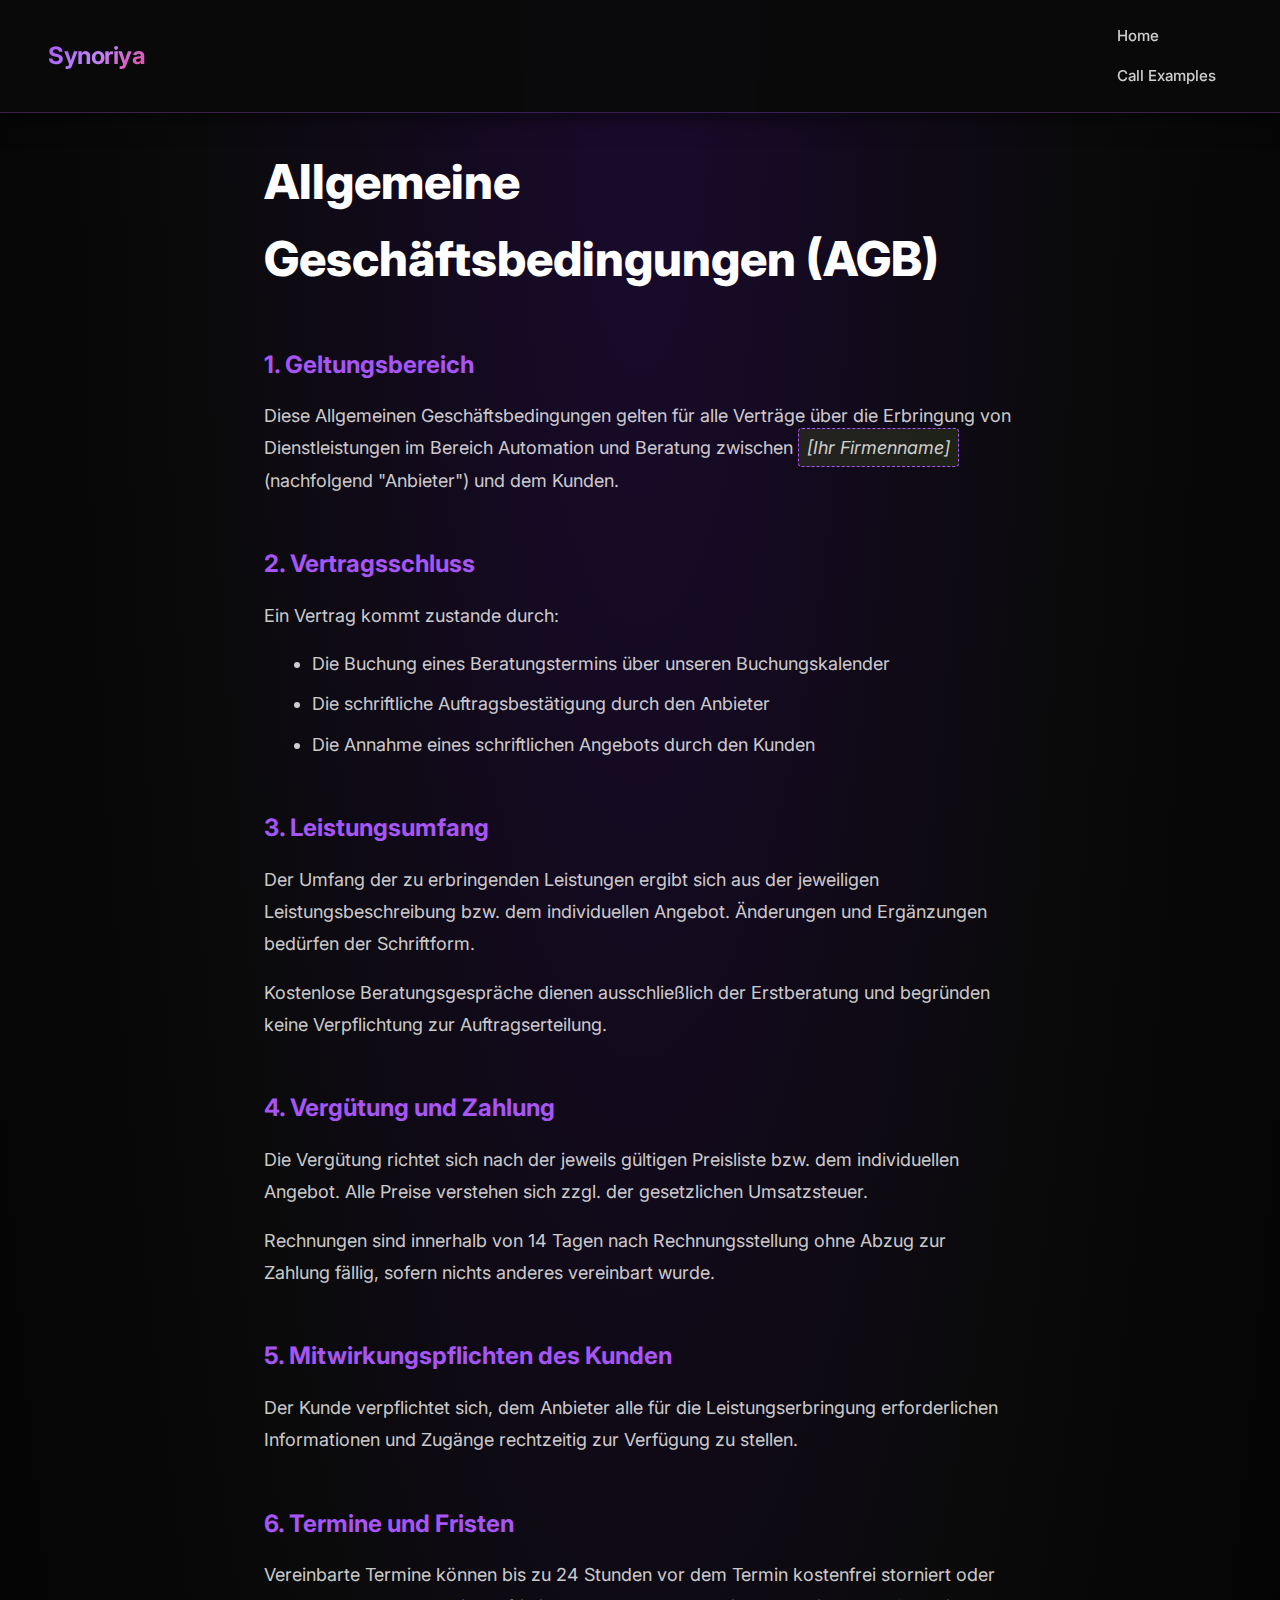
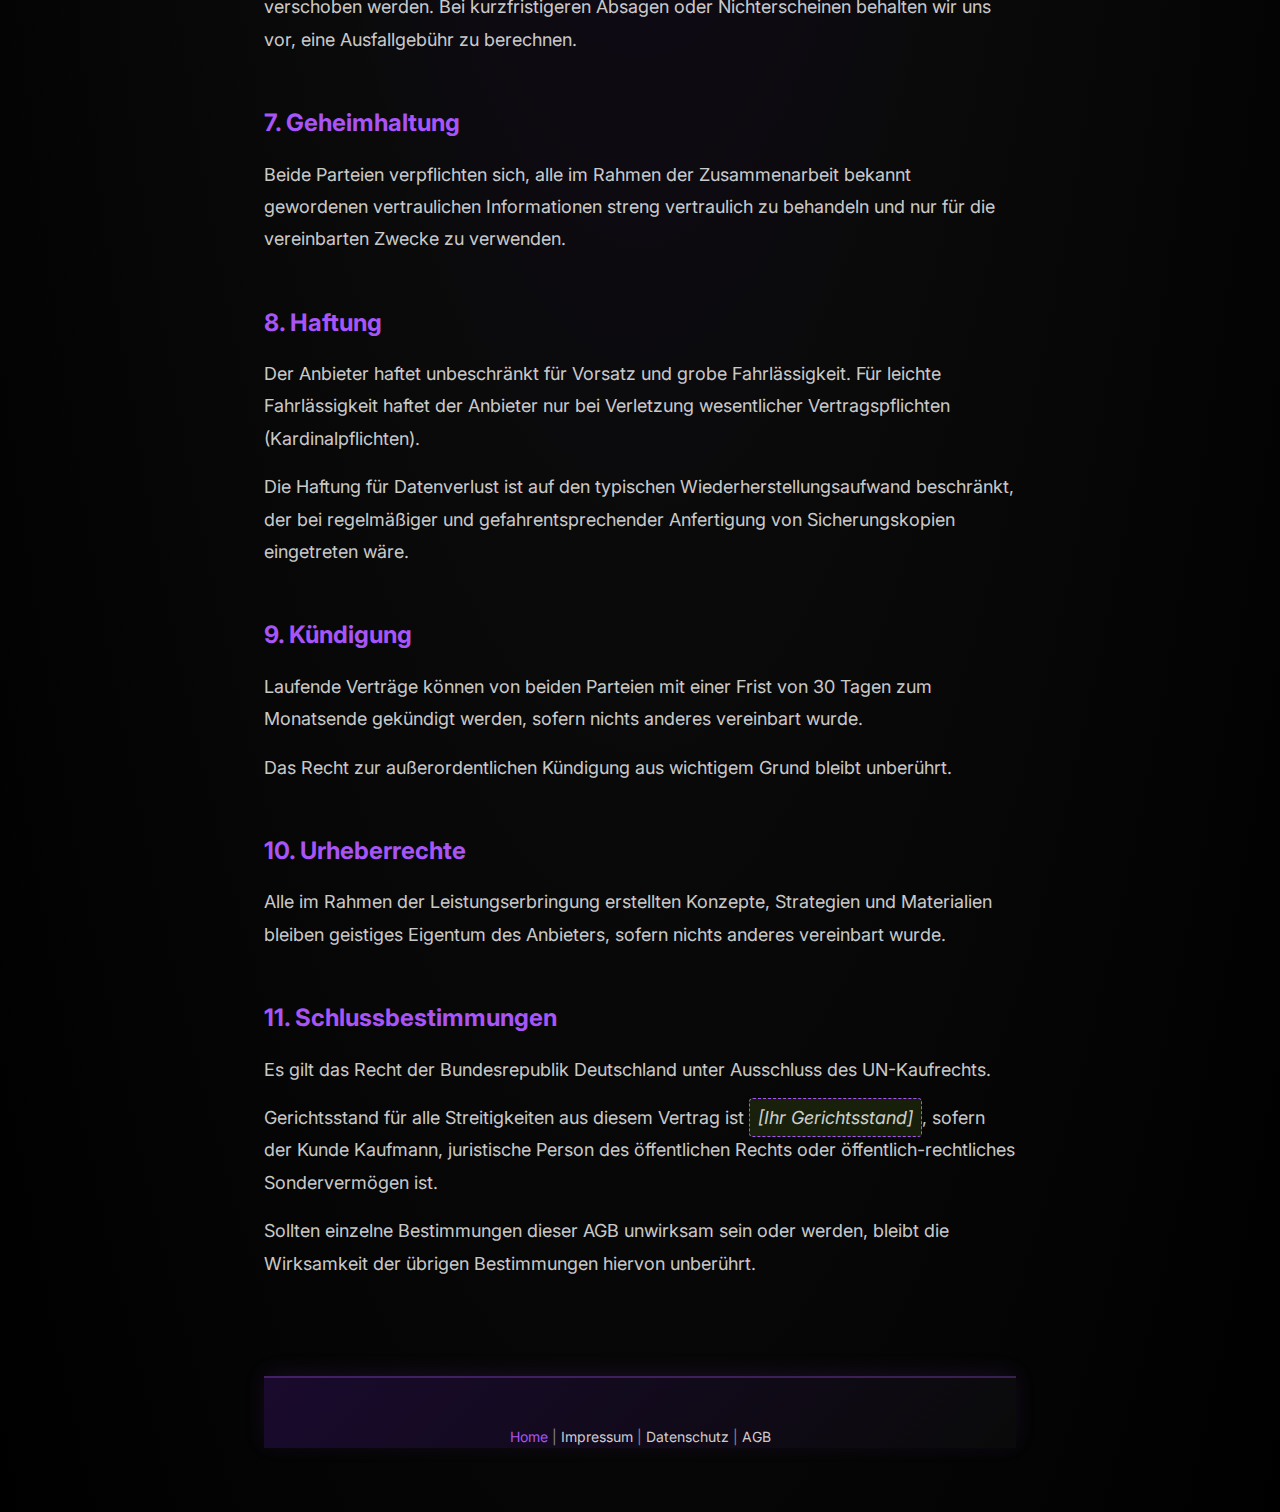
<file: agb/index.html>
<!DOCTYPE html>
<html lang="de">

<head>
    <meta charset="UTF-8">
    <meta name="viewport" content="width=device-width, initial-scale=1.0">
    <meta name="description" content="Allgemeine Geschäftsbedingungen">
    <meta name="robots" content="noindex, nofollow">
    <title>AGB - AdFusionsolar</title>
    <link rel="preconnect" href="https://fonts.googleapis.com">
    <link rel="preconnect" href="https://fonts.gstatic.com" crossorigin>
    <link href="https://fonts.googleapis.com/css2?family=Inter:wght@400;600;700;800&display=swap" rel="stylesheet">
    <link rel="stylesheet" href="../styles.css">
    <style>
        .legal-page {
            max-width: 800px;
            margin: 0 auto;
            padding: var(--space-xl) var(--space-md);
        }

        .legal-title {
            font-size: 48px;
            font-weight: 800;
            margin-bottom: var(--space-lg);
            color: var(--text-primary);
        }

        .legal-section {
            margin-bottom: var(--space-lg);
        }

        .legal-section h2 {
            font-size: 24px;
            font-weight: 700;
            margin-bottom: var(--space-sm);
            color: var(--accent);
        }

        .legal-section p,
        .legal-section ul {
            font-size: var(--font-body);
            color: var(--text-secondary);
            line-height: 1.8;
            margin-bottom: var(--space-sm);
        }

        .legal-section ul {
            list-style: disc;
            padding-left: var(--space-lg);
        }

        .legal-section ul li {
            margin-bottom: var(--space-xs);
        }

        .placeholder {
            background: rgba(180, 255, 57, 0.1);
            border: 1px dashed var(--accent);
            padding: var(--space-xs);
            border-radius: 4px;
            font-style: italic;
        }
    </style>
</head>

<body>
    <!-- Navigation -->
    <nav class="nav">
        <a href="/" class="nav-logo">Synoriya</a>
        <div class="nav-links">
            <a href="/" class="nav-link">Home</a>
            <a href="/call-demos/" class="nav-link">Call Examples</a>
        </div>
    </nav>

    <div class="legal-page">
        <h1 class="legal-title">Allgemeine Geschäftsbedingungen (AGB)</h1>

        <div class="legal-section">
            <h2>1. Geltungsbereich</h2>
            <p>
                Diese Allgemeinen Geschäftsbedingungen gelten für alle Verträge über die Erbringung von Dienstleistungen
                im Bereich Automation und Beratung zwischen <span class="placeholder">[Ihr
                    Firmenname]</span>
                (nachfolgend "Anbieter") und dem Kunden.
            </p>
        </div>

        <div class="legal-section">
            <h2>2. Vertragsschluss</h2>
            <p>
                Ein Vertrag kommt zustande durch:
            </p>
            <ul>
                <li>Die Buchung eines Beratungstermins über unseren Buchungskalender</li>
                <li>Die schriftliche Auftragsbestätigung durch den Anbieter</li>
                <li>Die Annahme eines schriftlichen Angebots durch den Kunden</li>
            </ul>
        </div>

        <div class="legal-section">
            <h2>3. Leistungsumfang</h2>
            <p>
                Der Umfang der zu erbringenden Leistungen ergibt sich aus der jeweiligen Leistungsbeschreibung bzw.
                dem individuellen Angebot. Änderungen und Ergänzungen bedürfen der Schriftform.
            </p>
            <p>
                Kostenlose Beratungsgespräche dienen ausschließlich der Erstberatung und begründen keine
                Verpflichtung zur Auftragserteilung.
            </p>
        </div>

        <div class="legal-section">
            <h2>4. Vergütung und Zahlung</h2>
            <p>
                Die Vergütung richtet sich nach der jeweils gültigen Preisliste bzw. dem individuellen Angebot.
                Alle Preise verstehen sich zzgl. der gesetzlichen Umsatzsteuer.
            </p>
            <p>
                Rechnungen sind innerhalb von 14 Tagen nach Rechnungsstellung ohne Abzug zur Zahlung fällig,
                sofern nichts anderes vereinbart wurde.
            </p>
        </div>

        <div class="legal-section">
            <h2>5. Mitwirkungspflichten des Kunden</h2>
            <p>
                Der Kunde verpflichtet sich, dem Anbieter alle für die Leistungserbringung erforderlichen
                Informationen und Zugänge rechtzeitig zur Verfügung zu stellen.
            </p>
        </div>

        <div class="legal-section">
            <h2>6. Termine und Fristen</h2>
            <p>
                Vereinbarte Termine können bis zu 24 Stunden vor dem Termin kostenfrei storniert oder verschoben werden.
                Bei kurzfristigeren Absagen oder Nichterscheinen behalten wir uns vor, eine Ausfallgebühr zu berechnen.
            </p>
        </div>

        <div class="legal-section">
            <h2>7. Geheimhaltung</h2>
            <p>
                Beide Parteien verpflichten sich, alle im Rahmen der Zusammenarbeit bekannt gewordenen vertraulichen
                Informationen streng vertraulich zu behandeln und nur für die vereinbarten Zwecke zu verwenden.
            </p>
        </div>

        <div class="legal-section">
            <h2>8. Haftung</h2>
            <p>
                Der Anbieter haftet unbeschränkt für Vorsatz und grobe Fahrlässigkeit. Für leichte Fahrlässigkeit
                haftet der Anbieter nur bei Verletzung wesentlicher Vertragspflichten (Kardinalpflichten).
            </p>
            <p>
                Die Haftung für Datenverlust ist auf den typischen Wiederherstellungsaufwand beschränkt, der bei
                regelmäßiger und gefahrentsprechender Anfertigung von Sicherungskopien eingetreten wäre.
            </p>
        </div>

        <div class="legal-section">
            <h2>9. Kündigung</h2>
            <p>
                Laufende Verträge können von beiden Parteien mit einer Frist von 30 Tagen zum Monatsende gekündigt
                werden,
                sofern nichts anderes vereinbart wurde.
            </p>
            <p>
                Das Recht zur außerordentlichen Kündigung aus wichtigem Grund bleibt unberührt.
            </p>
        </div>

        <div class="legal-section">
            <h2>10. Urheberrechte</h2>
            <p>
                Alle im Rahmen der Leistungserbringung erstellten Konzepte, Strategien und Materialien bleiben
                geistiges Eigentum des Anbieters, sofern nichts anderes vereinbart wurde.
            </p>
        </div>

        <div class="legal-section">
            <h2>11. Schlussbestimmungen</h2>
            <p>
                Es gilt das Recht der Bundesrepublik Deutschland unter Ausschluss des UN-Kaufrechts.
            </p>
            <p>
                Gerichtsstand für alle Streitigkeiten aus diesem Vertrag ist <span class="placeholder">[Ihr
                    Gerichtsstand]</span>,
                sofern der Kunde Kaufmann, juristische Person des öffentlichen Rechts oder öffentlich-rechtliches
                Sondervermögen ist.
            </p>
            <p>
                Sollten einzelne Bestimmungen dieser AGB unwirksam sein oder werden, bleibt die Wirksamkeit der
                übrigen Bestimmungen hiervon unberührt.
            </p>
        </div>

        <footer
            style="background: linear-gradient(135deg, #1a0a2e 0%, #0a0a0a 100%); border-top: 2px solid rgba(168, 85, 247, 0.3); box-shadow: 0 -4px 20px rgba(168, 85, 247, 0.1); margin-top: var(--space-2xl); padding-top: var(--space-lg); text-align: center;">
            <p style="color: var(--text-muted); font-size: var(--font-small);">
                <a href="/" style="color: var(--accent); text-decoration: none;">Home</a> |
                <a href="/impressum/" style="color: var(--text-secondary); text-decoration: none;">Impressum</a> |
                <a href="/datenschutz/" style="color: var(--text-secondary); text-decoration: none;">Datenschutz</a> |
                <a href="/agb/" style="color: var(--text-secondary); text-decoration: none;">AGB</a>
            </p>
        </footer>
    </div>
</body>

</html>
</file>
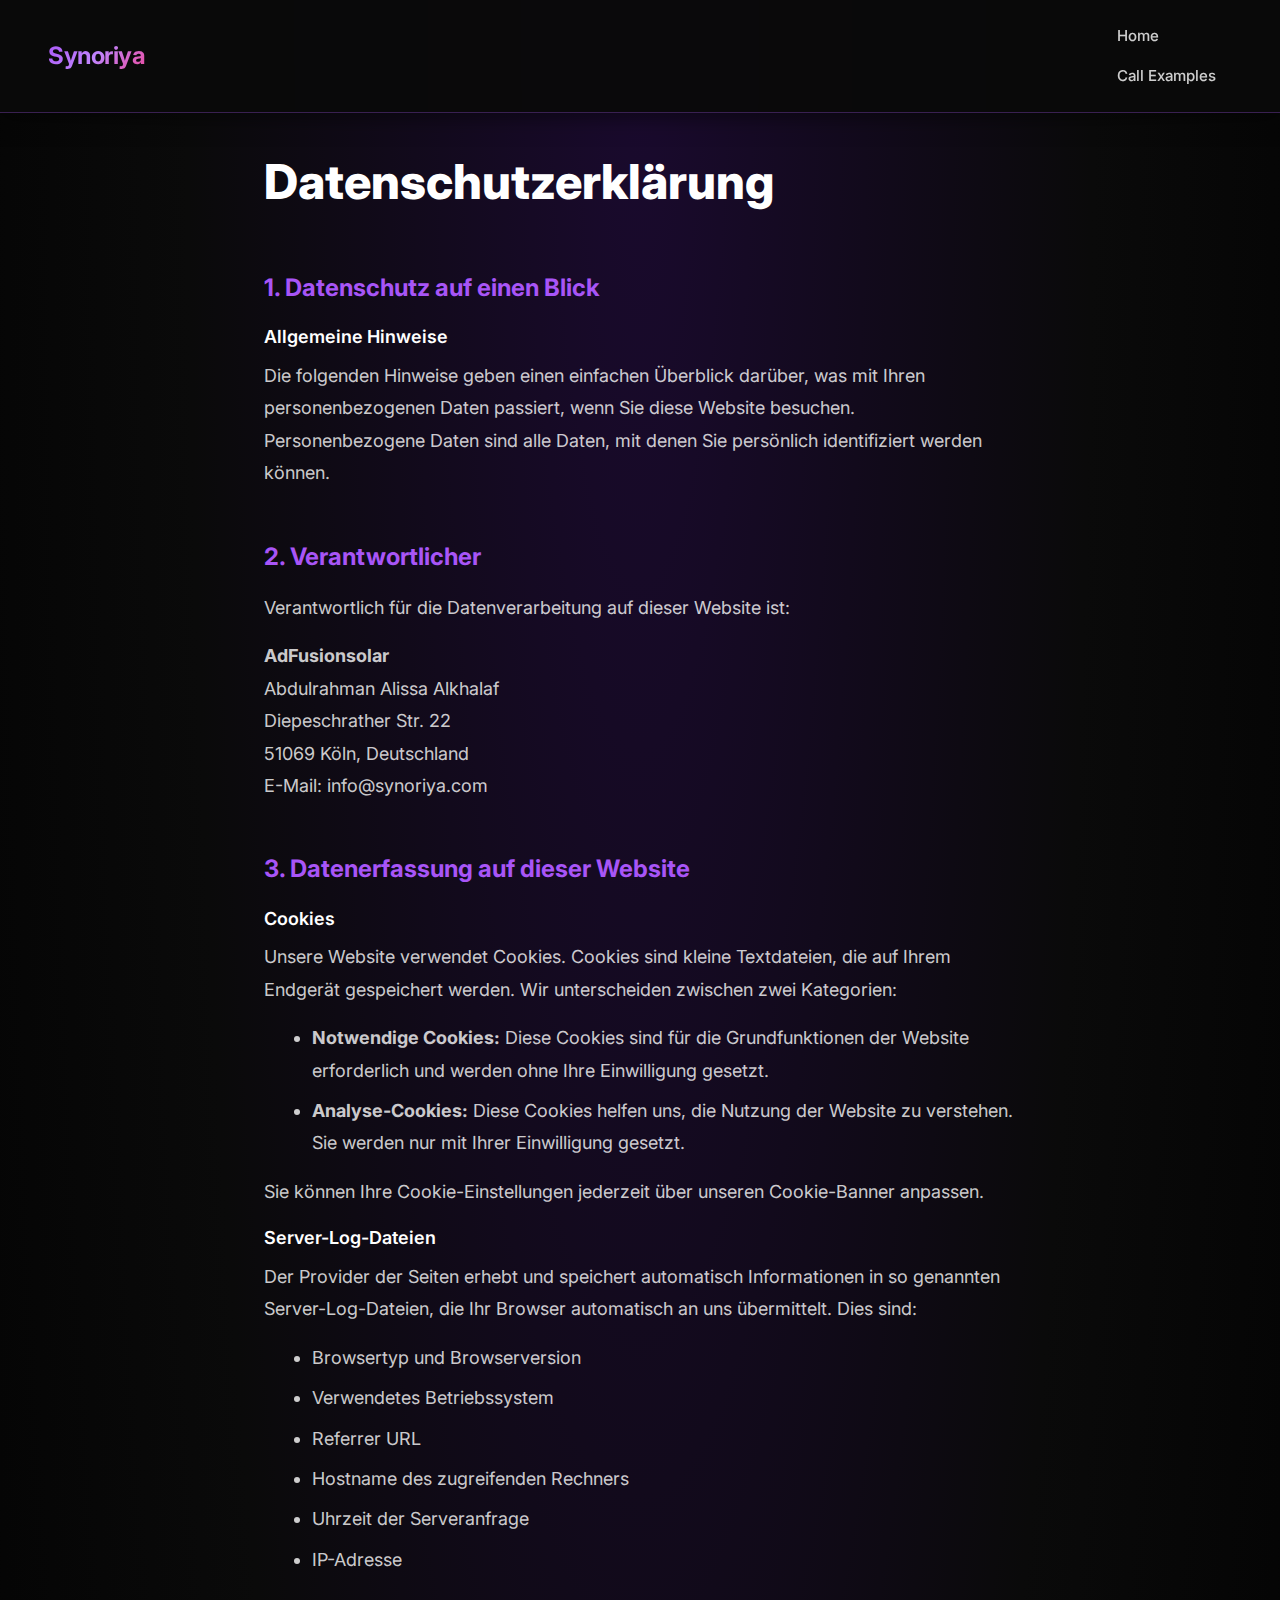
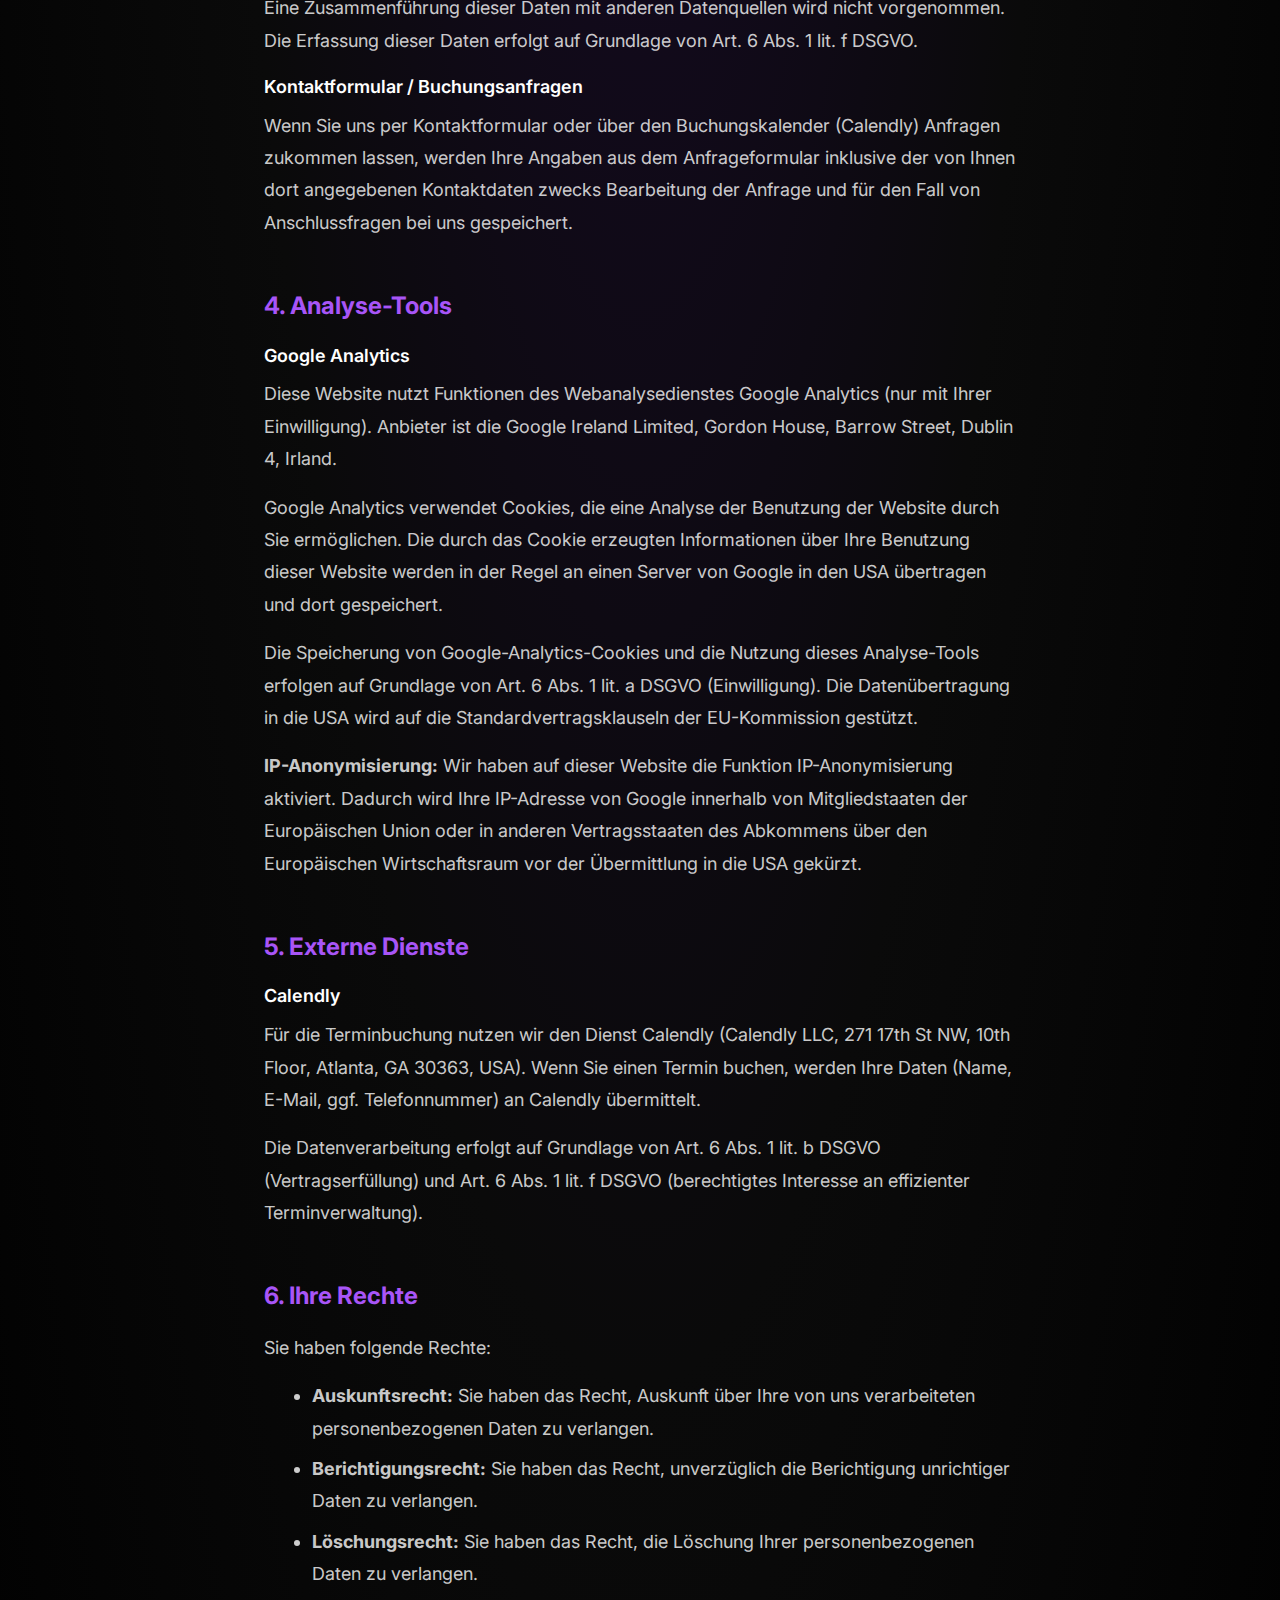
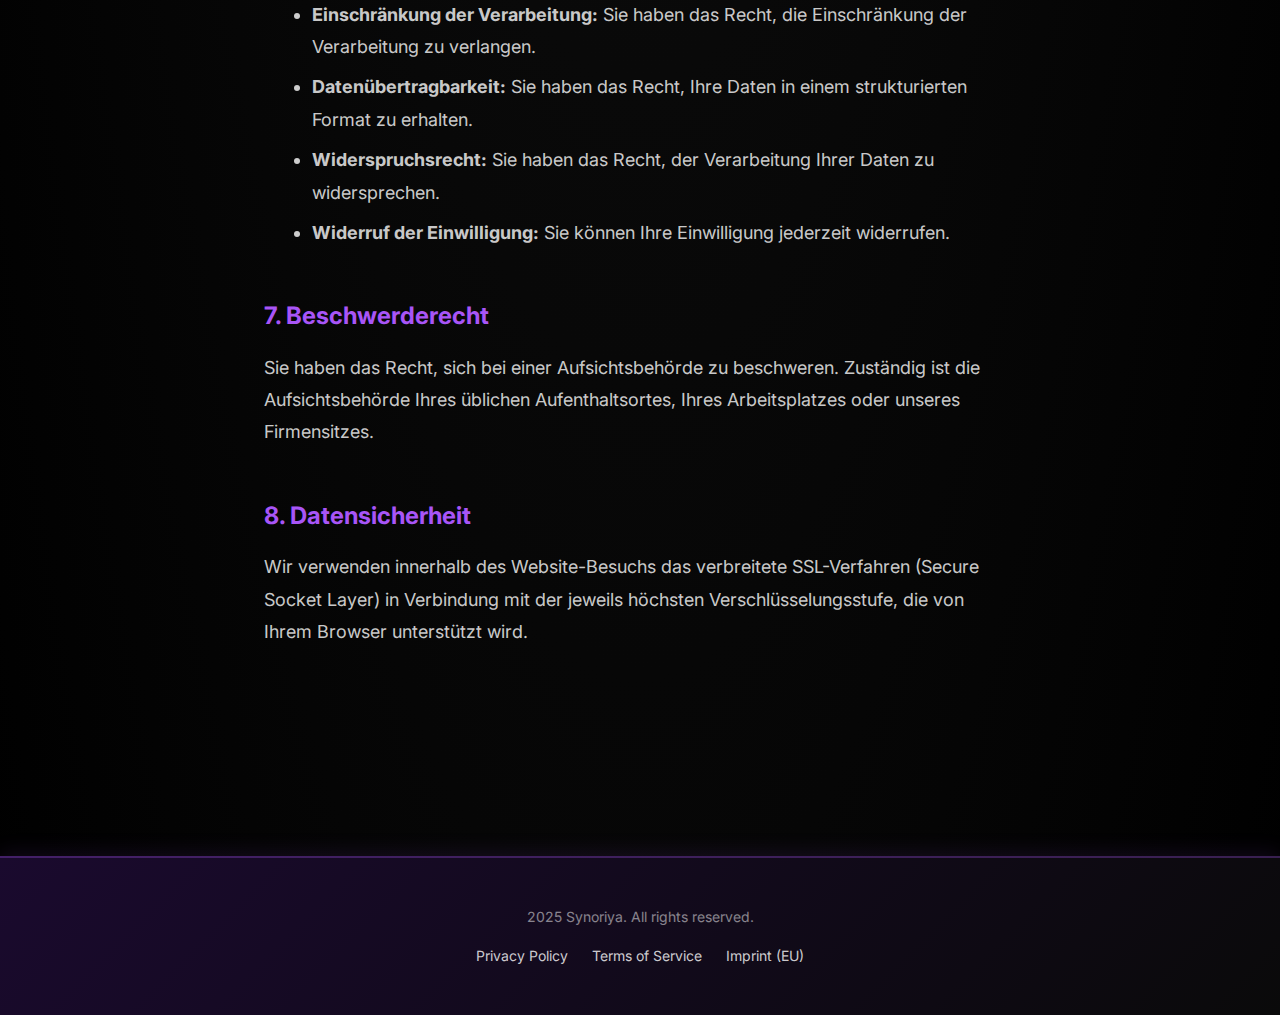
<file: datenschutz/index.html>
<!DOCTYPE html>
<html lang="de">

<head>
    <meta charset="UTF-8">
    <meta name="viewport" content="width=device-width, initial-scale=1.0">
    <meta name="description" content="Datenschutzerklärung - Informationen zum Datenschutz">
    <meta name="robots" content="noindex, nofollow">
    <title>Datenschutzerklärung - AdFusionsolar</title>
    <link rel="preconnect" href="https://fonts.googleapis.com">
    <link rel="preconnect" href="https://fonts.gstatic.com" crossorigin>
    <link href="https://fonts.googleapis.com/css2?family=Inter:wght@400;600;700;800&display=swap" rel="stylesheet">
    <link rel="stylesheet" href="../styles.css">
    <style>
        .legal-page {
            max-width: 800px;
            margin: 0 auto;
            padding: var(--space-xl) var(--space-md);
        }

        .legal-title {
            font-size: 48px;
            font-weight: 800;
            margin-bottom: var(--space-lg);
            color: var(--text-primary);
        }

        .legal-section {
            margin-bottom: var(--space-lg);
        }

        .legal-section h2 {
            font-size: 24px;
            font-weight: 700;
            margin-bottom: var(--space-sm);
            color: var(--accent);
        }

        .legal-section h3 {
            font-size: 18px;
            font-weight: 600;
            margin-bottom: var(--space-xs);
            color: var(--text-primary);
        }

        .legal-section p,
        .legal-section ul {
            font-size: var(--font-body);
            color: var(--text-secondary);
            line-height: 1.8;
            margin-bottom: var(--space-sm);
        }

        .legal-section ul {
            list-style: disc;
            padding-left: var(--space-lg);
        }

        .legal-section ul li {
            margin-bottom: var(--space-xs);
        }

        .placeholder {
            background: rgba(180, 255, 57, 0.1);
            border: 1px dashed var(--accent);
            padding: var(--space-xs);
            border-radius: 4px;
            font-style: italic;
        }
    </style>
</head>

<body>
    <!-- Navigation -->
    <nav class="nav">
        <a href="/" class="nav-logo">Synoriya</a>
        <div class="nav-links">
            <a href="/" class="nav-link">Home</a>
            <a href="/call-demos/" class="nav-link">Call Examples</a>
        </div>
    </nav>

    <div class="legal-page">
        <h1 class="legal-title">Datenschutzerklärung</h1>

        <div class="legal-section">
            <h2>1. Datenschutz auf einen Blick</h2>
            <h3>Allgemeine Hinweise</h3>
            <p>
                Die folgenden Hinweise geben einen einfachen Überblick darüber, was mit Ihren personenbezogenen Daten
                passiert, wenn Sie diese Website besuchen. Personenbezogene Daten sind alle Daten, mit denen Sie
                persönlich identifiziert werden können.
            </p>
        </div>

        <div class="legal-section">
            <h2>2. Verantwortlicher</h2>
            <p>Verantwortlich für die Datenverarbeitung auf dieser Website ist:</p>
            <p><strong>AdFusionsolar</strong><br>Abdulrahman Alissa Alkhalaf<br>Diepeschrather Str. 22<br>51069 Köln,
                Deutschland<br>E-Mail: info@synoriya.com</p>
        </div>

        <div class="legal-section">
            <h2>3. Datenerfassung auf dieser Website</h2>

            <h3>Cookies</h3>
            <p>
                Unsere Website verwendet Cookies. Cookies sind kleine Textdateien, die auf Ihrem Endgerät gespeichert
                werden.
                Wir unterscheiden zwischen zwei Kategorien:
            </p>
            <ul>
                <li><strong>Notwendige Cookies:</strong> Diese Cookies sind für die Grundfunktionen der Website
                    erforderlich und werden ohne Ihre Einwilligung gesetzt.</li>
                <li><strong>Analyse-Cookies:</strong> Diese Cookies helfen uns, die Nutzung der Website zu verstehen.
                    Sie werden nur mit Ihrer Einwilligung gesetzt.</li>
            </ul>
            <p>
                Sie können Ihre Cookie-Einstellungen jederzeit über unseren Cookie-Banner anpassen.
            </p>

            <h3>Server-Log-Dateien</h3>
            <p>Der Provider der Seiten erhebt und speichert automatisch Informationen in so genannten
                Server-Log-Dateien, die Ihr Browser automatisch an uns übermittelt. Dies sind:</p>
            <ul>
                <li>Browsertyp und Browserversion</li>
                <li>Verwendetes Betriebssystem</li>
                <li>Referrer URL</li>
                <li>Hostname des zugreifenden Rechners</li>
                <li>Uhrzeit der Serveranfrage</li>
                <li>IP-Adresse</li>
            </ul>
            <p>
                Eine Zusammenführung dieser Daten mit anderen Datenquellen wird nicht vorgenommen. Die Erfassung dieser
                Daten erfolgt auf Grundlage von Art. 6 Abs. 1 lit. f DSGVO.
            </p>

            <h3>Kontaktformular / Buchungsanfragen</h3>
            <p>
                Wenn Sie uns per Kontaktformular oder über den Buchungskalender (Calendly) Anfragen zukommen lassen,
                werden Ihre Angaben aus dem Anfrageformular inklusive der von Ihnen dort angegebenen Kontaktdaten
                zwecks Bearbeitung der Anfrage und für den Fall von Anschlussfragen bei uns gespeichert.
            </p>
        </div>

        <div class="legal-section">
            <h2>4. Analyse-Tools</h2>

            <h3>Google Analytics</h3>
            <p>
                Diese Website nutzt Funktionen des Webanalysedienstes Google Analytics (nur mit Ihrer Einwilligung).
                Anbieter ist die Google Ireland Limited, Gordon House, Barrow Street, Dublin 4, Irland.
            </p>
            <p>
                Google Analytics verwendet Cookies, die eine Analyse der Benutzung der Website durch Sie ermöglichen.
                Die durch das Cookie erzeugten Informationen über Ihre Benutzung dieser Website werden in der Regel
                an einen Server von Google in den USA übertragen und dort gespeichert.
            </p>
            <p>
                Die Speicherung von Google-Analytics-Cookies und die Nutzung dieses Analyse-Tools erfolgen auf Grundlage
                von Art. 6 Abs. 1 lit. a DSGVO (Einwilligung). Die Datenübertragung in die USA wird auf die
                Standardvertragsklauseln der EU-Kommission gestützt.
            </p>
            <p>
                <strong>IP-Anonymisierung:</strong> Wir haben auf dieser Website die Funktion IP-Anonymisierung
                aktiviert.
                Dadurch wird Ihre IP-Adresse von Google innerhalb von Mitgliedstaaten der Europäischen Union oder in
                anderen Vertragsstaaten des Abkommens über den Europäischen Wirtschaftsraum vor der Übermittlung in die
                USA gekürzt.
            </p>
        </div>

        <div class="legal-section">
            <h2>5. Externe Dienste</h2>

            <h3>Calendly</h3>
            <p>
                Für die Terminbuchung nutzen wir den Dienst Calendly (Calendly LLC, 271 17th St NW, 10th Floor, Atlanta,
                GA 30363, USA).
                Wenn Sie einen Termin buchen, werden Ihre Daten (Name, E-Mail, ggf. Telefonnummer) an Calendly
                übermittelt.
            </p>
            <p>
                Die Datenverarbeitung erfolgt auf Grundlage von Art. 6 Abs. 1 lit. b DSGVO (Vertragserfüllung) und
                Art. 6 Abs. 1 lit. f DSGVO (berechtigtes Interesse an effizienter Terminverwaltung).
            </p>
        </div>

        <div class="legal-section">
            <h2>6. Ihre Rechte</h2>
            <p>Sie haben folgende Rechte:</p>
            <ul>
                <li><strong>Auskunftsrecht:</strong> Sie haben das Recht, Auskunft über Ihre von uns verarbeiteten
                    personenbezogenen Daten zu verlangen.</li>
                <li><strong>Berichtigungsrecht:</strong> Sie haben das Recht, unverzüglich die Berichtigung unrichtiger
                    Daten zu verlangen.</li>
                <li><strong>Löschungsrecht:</strong> Sie haben das Recht, die Löschung Ihrer personenbezogenen Daten zu
                    verlangen.</li>
                <li><strong>Einschränkung der Verarbeitung:</strong> Sie haben das Recht, die Einschränkung der
                    Verarbeitung zu verlangen.</li>
                <li><strong>Datenübertragbarkeit:</strong> Sie haben das Recht, Ihre Daten in einem strukturierten
                    Format zu erhalten.</li>
                <li><strong>Widerspruchsrecht:</strong> Sie haben das Recht, der Verarbeitung Ihrer Daten zu
                    widersprechen.</li>
                <li><strong>Widerruf der Einwilligung:</strong> Sie können Ihre Einwilligung jederzeit widerrufen.</li>
            </ul>
        </div>

        <div class="legal-section">
            <h2>7. Beschwerderecht</h2>
            <p>
                Sie haben das Recht, sich bei einer Aufsichtsbehörde zu beschweren. Zuständig ist die Aufsichtsbehörde
                Ihres üblichen Aufenthaltsortes, Ihres Arbeitsplatzes oder unseres Firmensitzes.
            </p>
        </div>

        <div class="legal-section">
            <h2>8. Datensicherheit</h2>
            <p>
                Wir verwenden innerhalb des Website-Besuchs das verbreitete SSL-Verfahren (Secure Socket Layer) in
                Verbindung mit der jeweils höchsten Verschlüsselungsstufe, die von Ihrem Browser unterstützt wird.
            </p>
        </div>

    </div>

    <!-- Footer -->
    <footer
        style="background: linear-gradient(135deg, #1a0a2e 0%, #0a0a0a 100%); border-top: 2px solid rgba(168, 85, 247, 0.3); box-shadow: 0 -4px 20px rgba(168, 85, 247, 0.1); padding: var(--space-lg) var(--space-md); margin-top: var(--space-2xl); text-align: center;"
        role="contentinfo">
        <p style="color: var(--text-muted); font-size: var(--font-small); margin-bottom: var(--space-sm);">
            2025 Synoriya. All rights reserved.
        </p>
        <nav aria-label="Legal navigation"
            style="display: flex; gap: var(--space-md); justify-content: center; flex-wrap: wrap;">
            <a href="/privacy/"
                style="color: var(--text-secondary); text-decoration: none; font-size: var(--font-small);">Privacy Policy</a>
            <a href="/terms/"
                style="color: var(--text-secondary); text-decoration: none; font-size: var(--font-small);">Terms of Service</a>
            <a href="/impressum/"
                style="color: var(--text-secondary); text-decoration: none; font-size: var(--font-small);">Imprint (EU)</a>
        </nav>
    </footer>
</body>

</html>
</file>
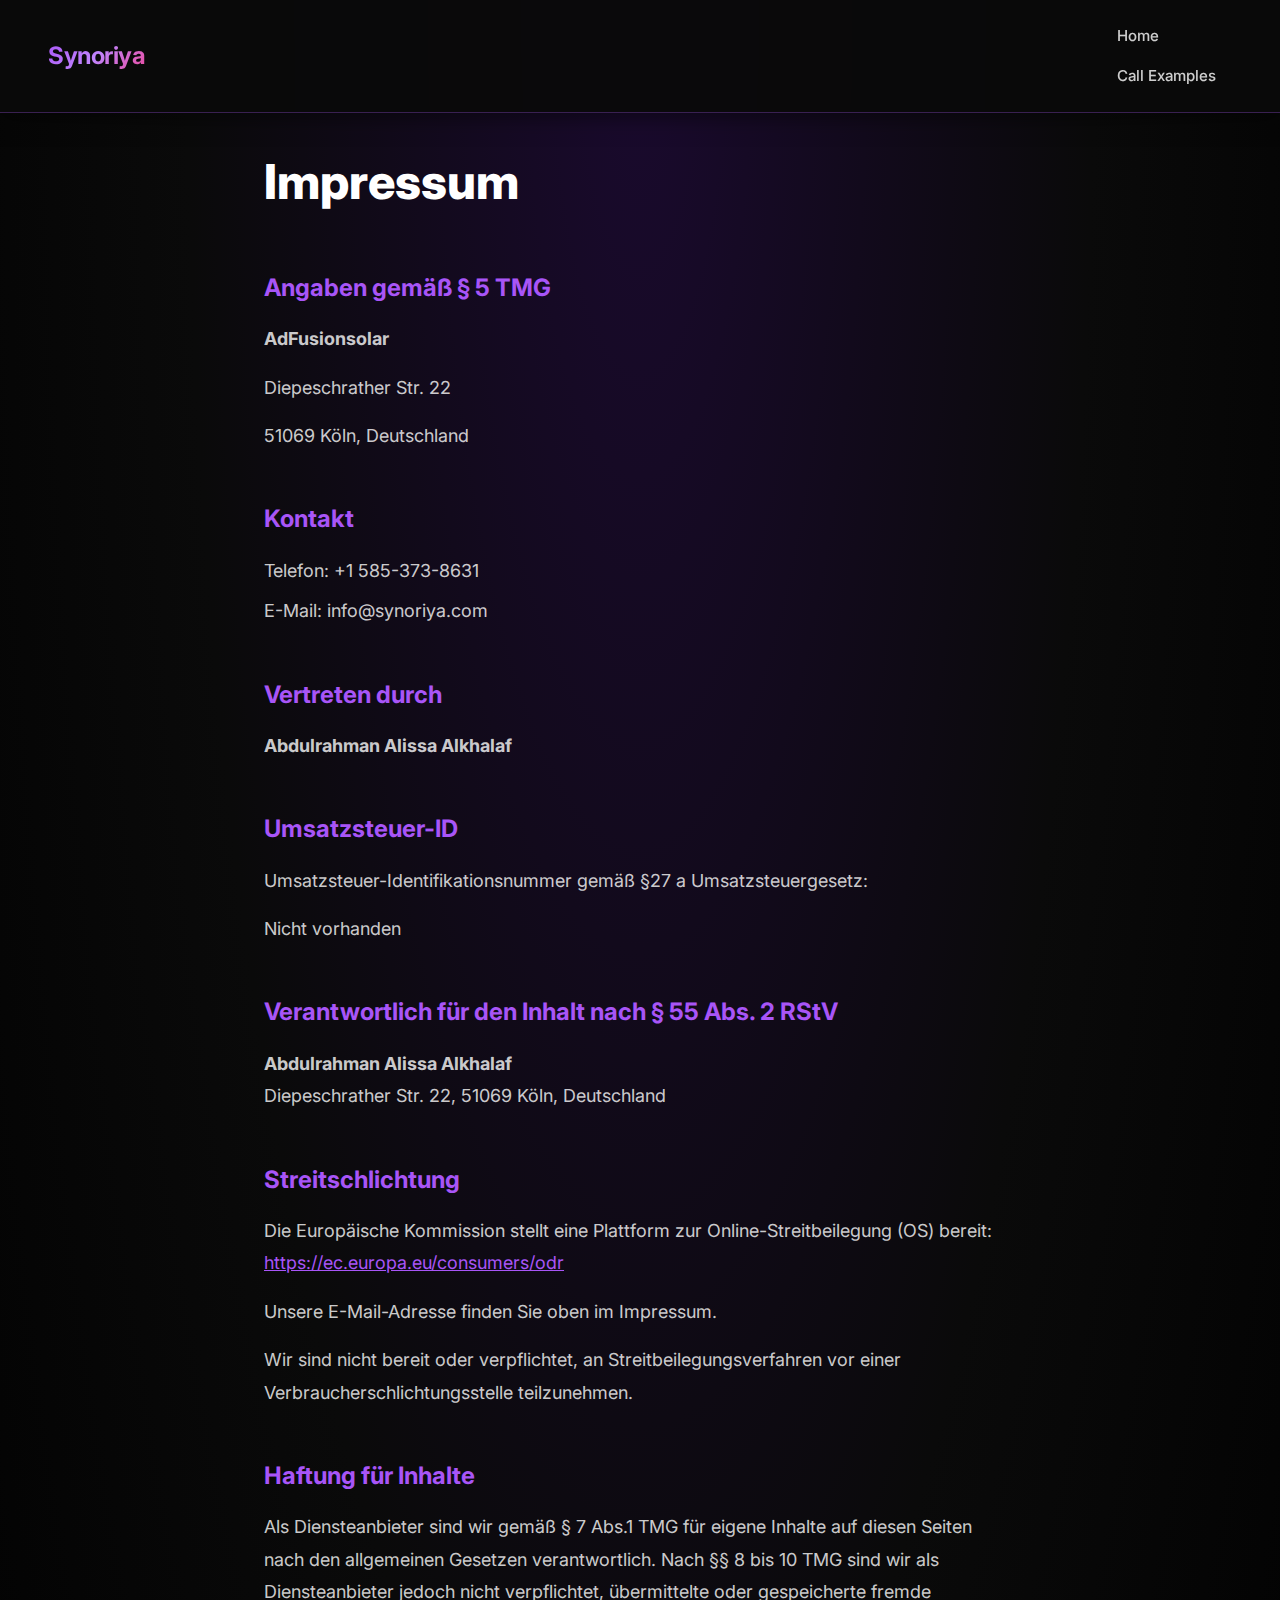
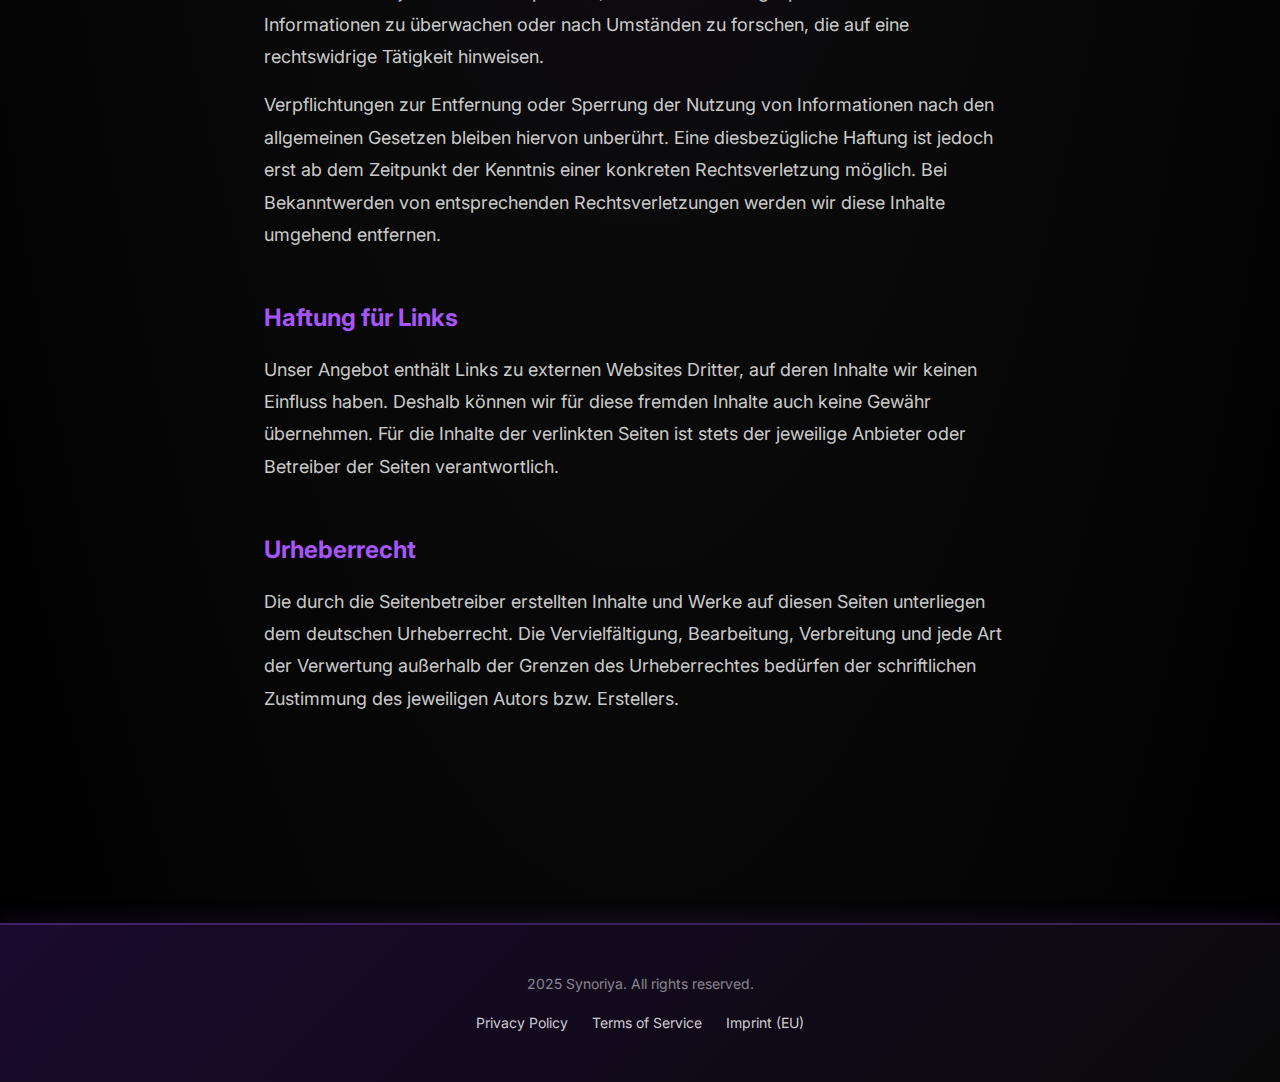
<file: impressum/index.html>
<!DOCTYPE html>
<html lang="de">

<head>
    <meta charset="UTF-8">
    <meta name="viewport" content="width=device-width, initial-scale=1.0">
    <meta name="description" content="Impressum - Rechtliche Informationen">
    <meta name="robots" content="noindex, nofollow">
    <title>Impressum - AdFusionsolar</title>
    <link rel="preconnect" href="https://fonts.googleapis.com">
    <link rel="preconnect" href="https://fonts.gstatic.com" crossorigin>
    <link href="https://fonts.googleapis.com/css2?family=Inter:wght@400;600;700;800&display=swap" rel="stylesheet">
    <link rel="stylesheet" href="../styles.css">
    <style>
        .legal-page {
            max-width: 800px;
            margin: 0 auto;
            padding: var(--space-xl) var(--space-md);
        }

        .legal-title {
            font-size: 48px;
            font-weight: 800;
            margin-bottom: var(--space-lg);
            color: var(--text-primary);
        }

        .legal-section {
            margin-bottom: var(--space-lg);
        }

        .legal-section h2 {
            font-size: 24px;
            font-weight: 700;
            margin-bottom: var(--space-sm);
            color: var(--accent);
        }

        .legal-section p,
        .legal-section ul {
            font-size: var(--font-body);
            color: var(--text-secondary);
            line-height: 1.8;
            margin-bottom: var(--space-sm);
        }

        .legal-section ul {
            list-style: none;
            padding-left: 0;
        }

        .legal-section ul li {
            margin-bottom: var(--space-xs);
        }

        .placeholder {
            background: rgba(180, 255, 57, 0.1);
            border: 1px dashed var(--accent);
            padding: var(--space-xs);
            border-radius: 4px;
            font-style: italic;
        }
    </style>
</head>

<body>
    <!-- Navigation -->
    <nav class="nav">
        <a href="/" class="nav-logo">Synoriya</a>
        <div class="nav-links">
            <a href="/" class="nav-link">Home</a>
            <a href="/call-demos/" class="nav-link">Call Examples</a>
        </div>
    </nav>

    <div class="legal-page">
        <h1 class="legal-title">Impressum</h1>

        <div class="legal-section">
            <h2>Angaben gemäß § 5 TMG</h2>
            <p><strong>AdFusionsolar</strong></p>
            <p>Diepeschrather Str. 22</p>
            <p>51069 Köln, Deutschland</p>
        </div>

        <div class="legal-section">
            <h2>Kontakt</h2>
            <ul>
                <li>Telefon: +1 585-373-8631</li>
                <li>E-Mail: info@synoriya.com</li>
            </ul>
        </div>

        <div class="legal-section">
            <h2>Vertreten durch</h2>
            <p><strong>Abdulrahman Alissa Alkhalaf</strong></p>
        </div>

        <div class="legal-section">
            <h2>Umsatzsteuer-ID</h2>
            <p>Umsatzsteuer-Identifikationsnummer gemäß §27 a Umsatzsteuergesetz:</p>
            <p>Nicht vorhanden</p>
        </div>

        <div class="legal-section">
            <h2>Verantwortlich für den Inhalt nach § 55 Abs. 2 RStV</h2>
            <p><strong>Abdulrahman Alissa Alkhalaf</strong><br>Diepeschrather Str. 22, 51069 Köln, Deutschland</p>
        </div>

        <div class="legal-section">
            <h2>Streitschlichtung</h2>
            <p>
                Die Europäische Kommission stellt eine Plattform zur Online-Streitbeilegung (OS) bereit:
                <a href="https://ec.europa.eu/consumers/odr" target="_blank" rel="noopener noreferrer"
                    style="color: var(--accent);">
                    https://ec.europa.eu/consumers/odr
                </a>
            </p>
            <p>
                Unsere E-Mail-Adresse finden Sie oben im Impressum.
            </p>
            <p>
                Wir sind nicht bereit oder verpflichtet, an Streitbeilegungsverfahren vor einer
                Verbraucherschlichtungsstelle teilzunehmen.
            </p>
        </div>

        <div class="legal-section">
            <h2>Haftung für Inhalte</h2>
            <p>
                Als Diensteanbieter sind wir gemäß § 7 Abs.1 TMG für eigene Inhalte auf diesen Seiten nach den
                allgemeinen Gesetzen verantwortlich. Nach §§ 8 bis 10 TMG sind wir als Diensteanbieter jedoch nicht
                verpflichtet, übermittelte oder gespeicherte fremde Informationen zu überwachen oder nach Umständen
                zu forschen, die auf eine rechtswidrige Tätigkeit hinweisen.
            </p>
            <p>
                Verpflichtungen zur Entfernung oder Sperrung der Nutzung von Informationen nach den allgemeinen
                Gesetzen bleiben hiervon unberührt. Eine diesbezügliche Haftung ist jedoch erst ab dem Zeitpunkt
                der Kenntnis einer konkreten Rechtsverletzung möglich. Bei Bekanntwerden von entsprechenden
                Rechtsverletzungen werden wir diese Inhalte umgehend entfernen.
            </p>
        </div>

        <div class="legal-section">
            <h2>Haftung für Links</h2>
            <p>
                Unser Angebot enthält Links zu externen Websites Dritter, auf deren Inhalte wir keinen Einfluss haben.
                Deshalb können wir für diese fremden Inhalte auch keine Gewähr übernehmen. Für die Inhalte der
                verlinkten Seiten ist stets der jeweilige Anbieter oder Betreiber der Seiten verantwortlich.
            </p>
        </div>

        <div class="legal-section">
            <h2>Urheberrecht</h2>
            <p>
                Die durch die Seitenbetreiber erstellten Inhalte und Werke auf diesen Seiten unterliegen dem deutschen
                Urheberrecht. Die Vervielfältigung, Bearbeitung, Verbreitung und jede Art der Verwertung außerhalb der
                Grenzen des Urheberrechtes bedürfen der schriftlichen Zustimmung des jeweiligen Autors bzw. Erstellers.
            </p>
        </div>

    </div>

    <!-- Footer -->
    <footer
        style="background: linear-gradient(135deg, #1a0a2e 0%, #0a0a0a 100%); border-top: 2px solid rgba(168, 85, 247, 0.3); box-shadow: 0 -4px 20px rgba(168, 85, 247, 0.1); padding: var(--space-lg) var(--space-md); margin-top: var(--space-2xl); text-align: center;"
        role="contentinfo">
        <p style="color: var(--text-muted); font-size: var(--font-small); margin-bottom: var(--space-sm);">
            2025 Synoriya. All rights reserved.
        </p>
        <nav aria-label="Legal navigation"
            style="display: flex; gap: var(--space-md); justify-content: center; flex-wrap: wrap;">
            <a href="/privacy/"
                style="color: var(--text-secondary); text-decoration: none; font-size: var(--font-small);">Privacy Policy</a>
            <a href="/terms/"
                style="color: var(--text-secondary); text-decoration: none; font-size: var(--font-small);">Terms of Service</a>
            <a href="/impressum/"
                style="color: var(--text-secondary); text-decoration: none; font-size: var(--font-small);">Imprint (EU)</a>
        </nav>
    </footer>
</body>

</html>
</file>
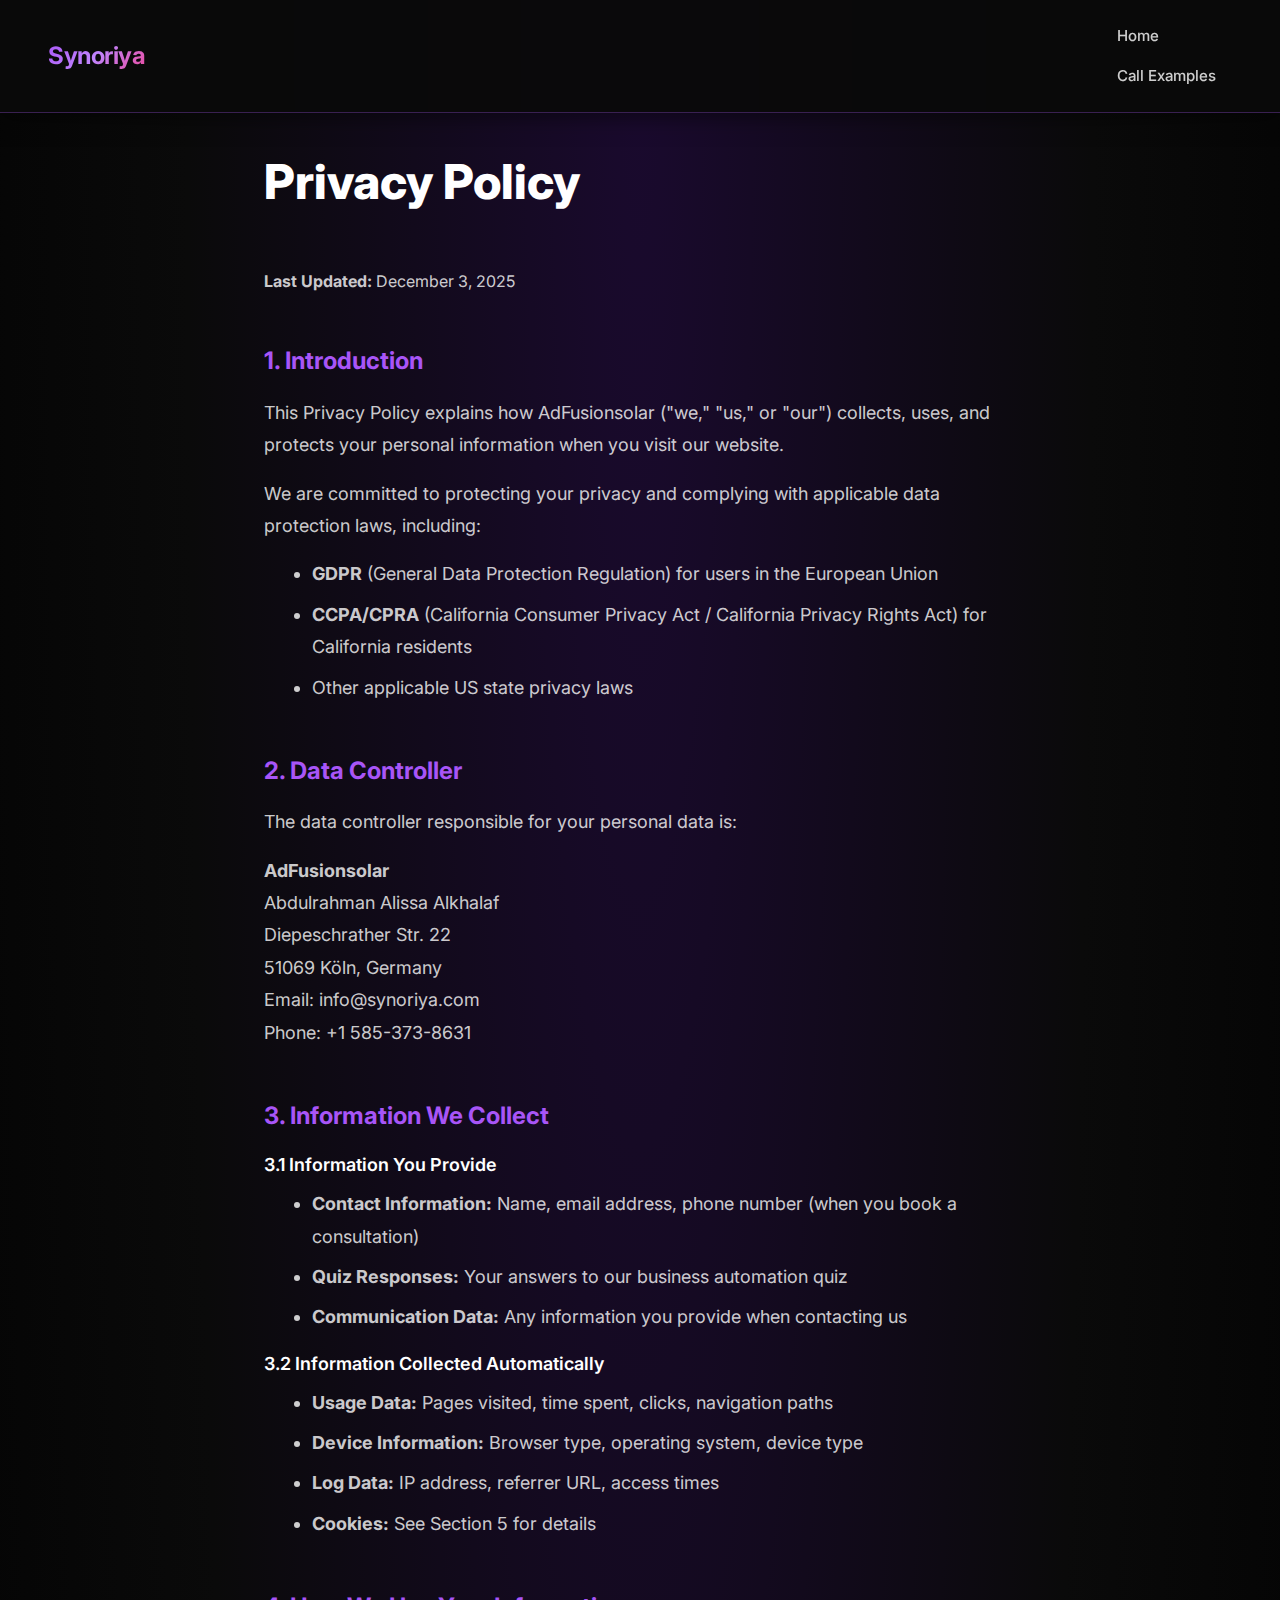
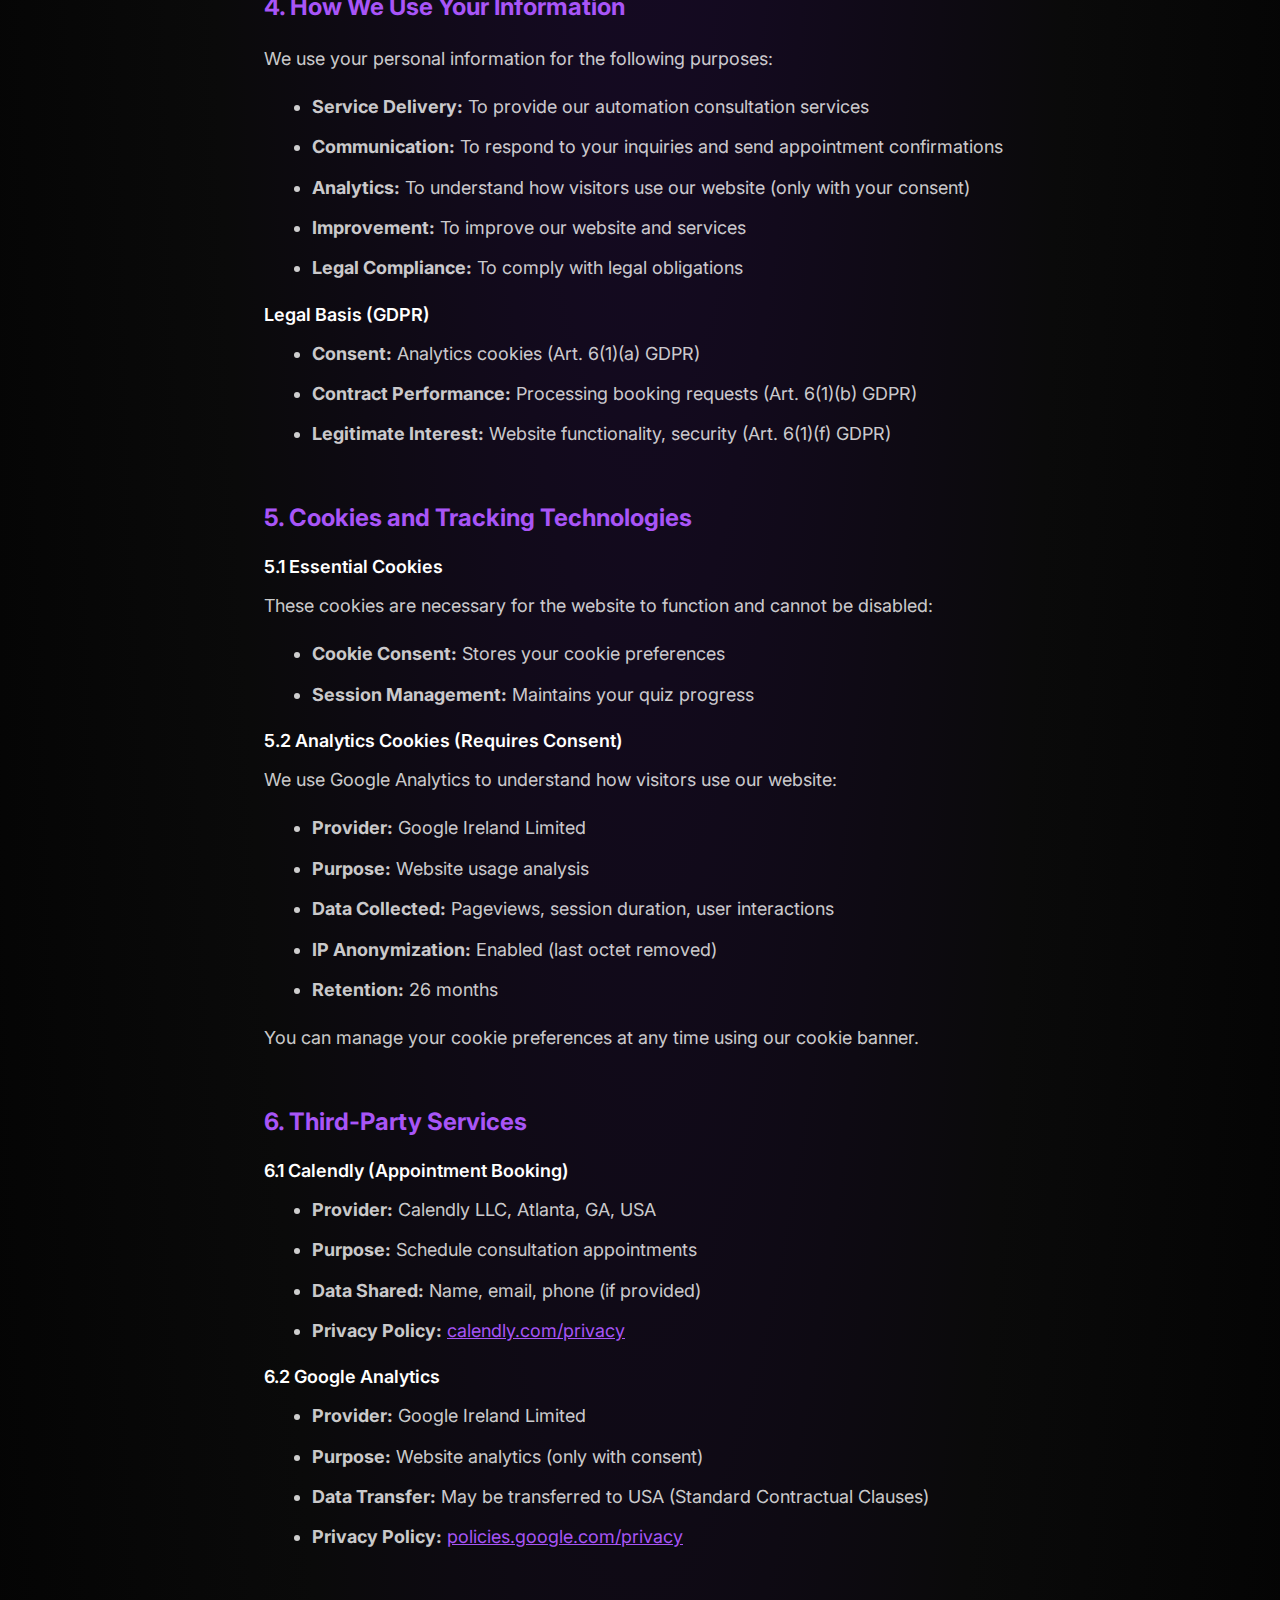
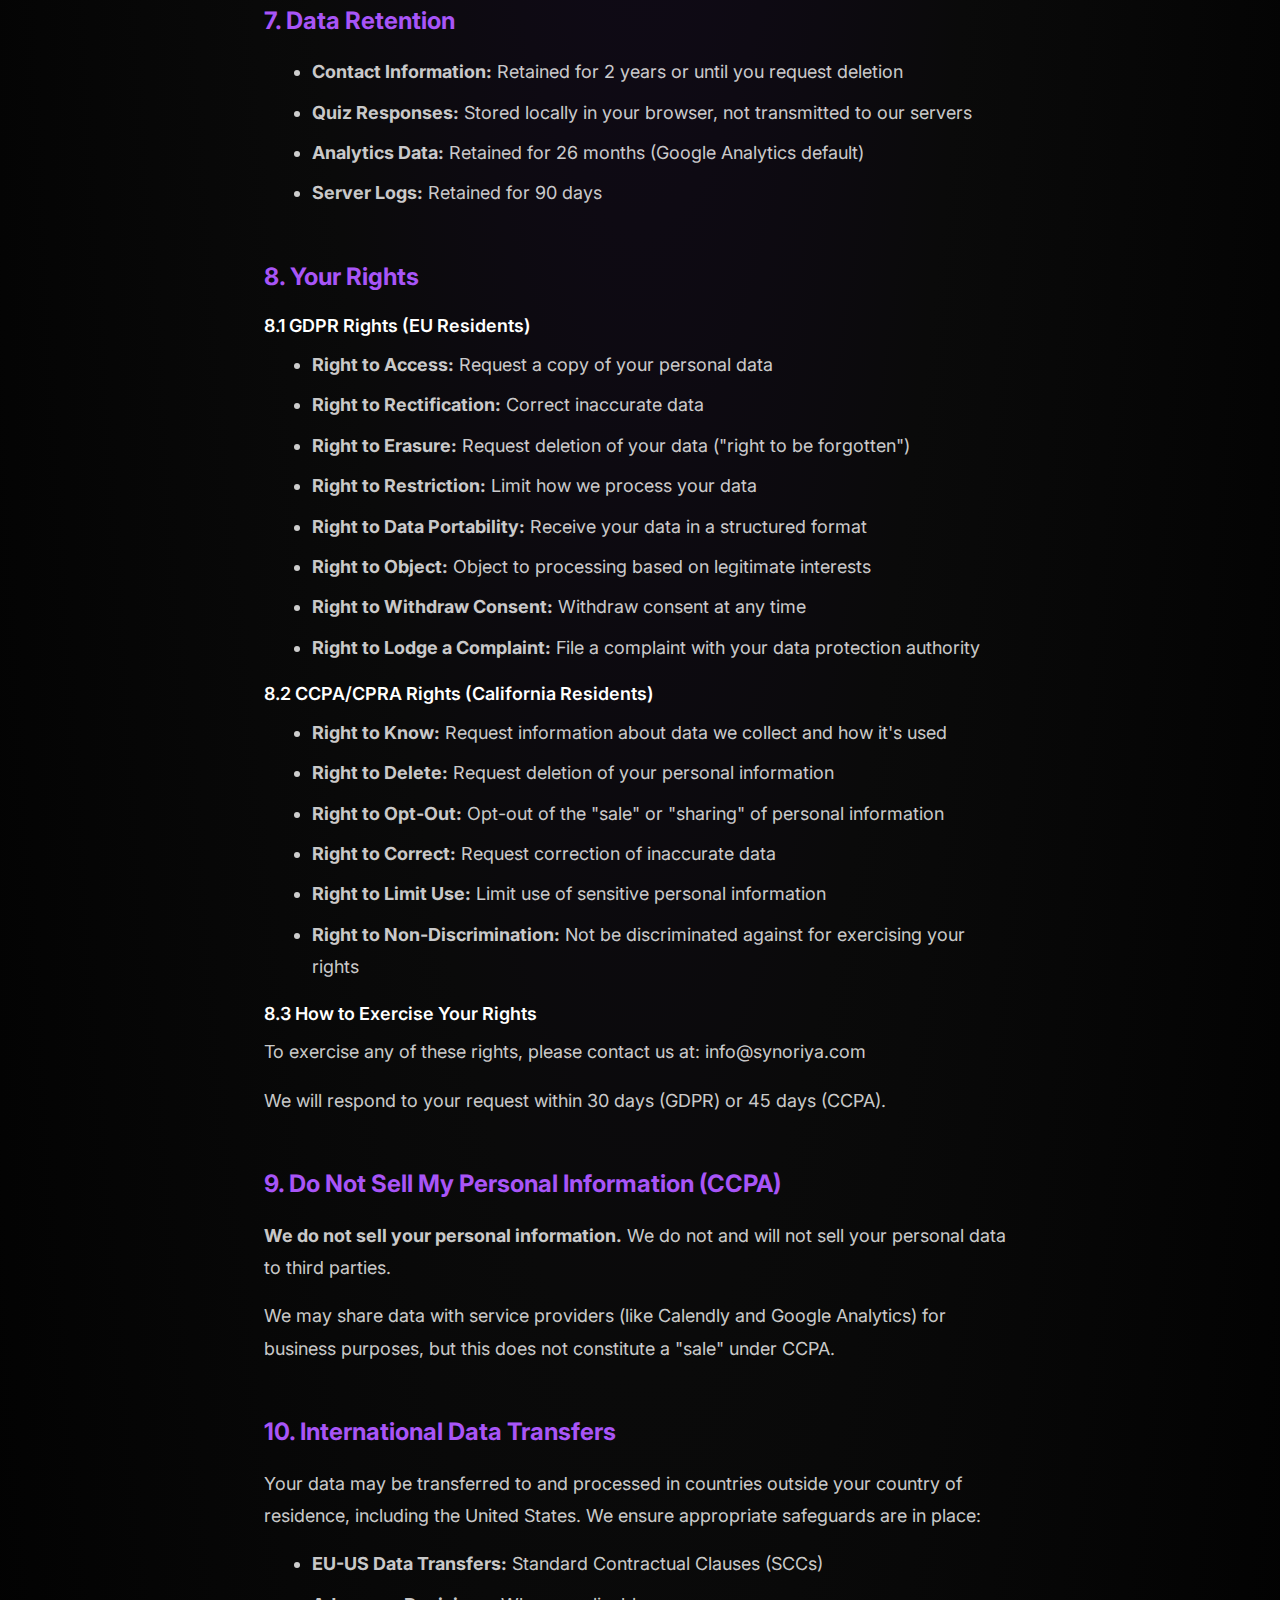
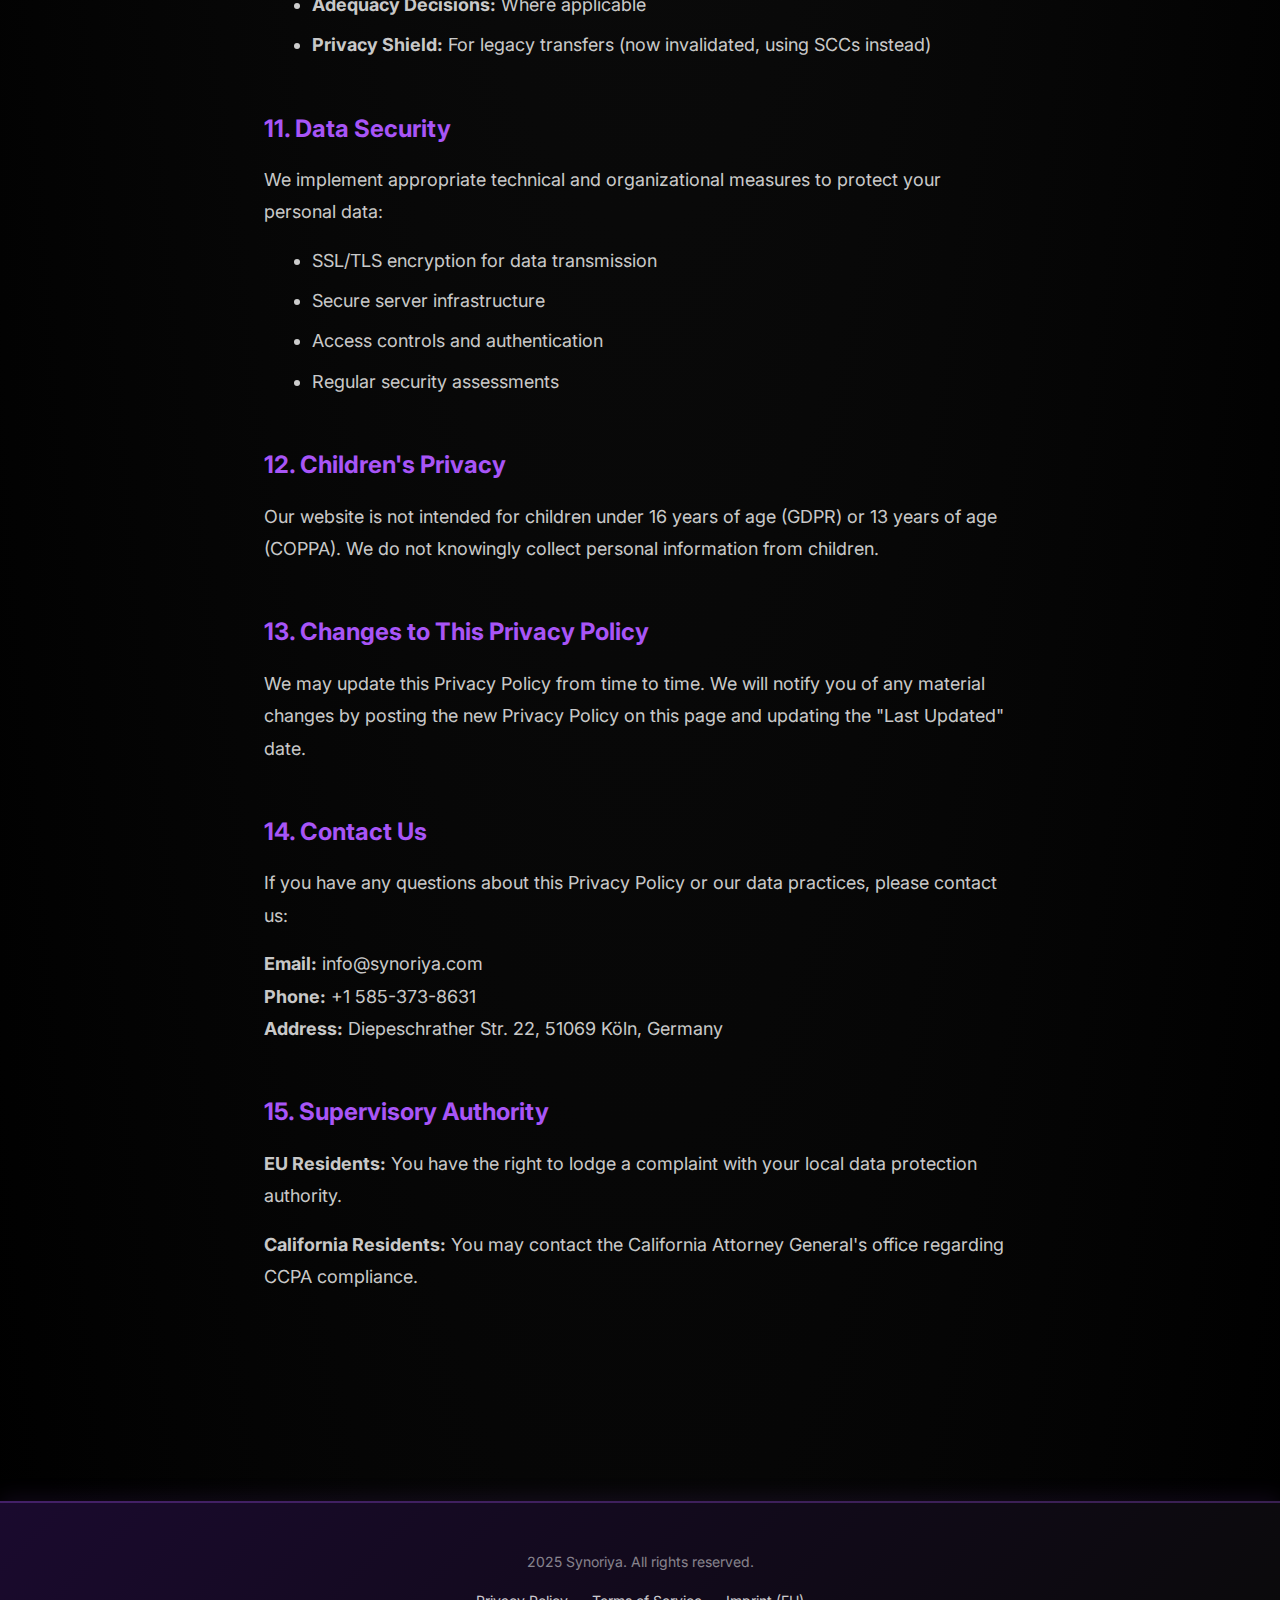
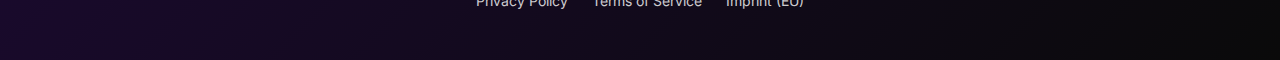
<file: privacy/index.html>
<!DOCTYPE html>
<html lang="en">

<head>
    <meta charset="UTF-8">
    <meta name="viewport" content="width=device-width, initial-scale=1.0">
    <meta name="description" content="Privacy Policy - Data Protection Information">
    <meta name="robots" content="noindex, nofollow">
    <title>Privacy Policy - AdFusionsolar</title>
    <link rel="preconnect" href="https://fonts.googleapis.com">
    <link rel="preconnect" href="https://fonts.gstatic.com" crossorigin>
    <link href="https://fonts.googleapis.com/css2?family=Inter:wght@400;600;700;800&display=swap" rel="stylesheet">
    <link rel="stylesheet" href="../styles.css">
    <style>
        .legal-page {
            max-width: 800px;
            margin: 0 auto;
            padding: var(--space-xl) var(--space-md);
        }

        .legal-title {
            font-size: 48px;
            font-weight: 800;
            margin-bottom: var(--space-lg);
            color: var(--text-primary);
        }

        .legal-section {
            margin-bottom: var(--space-lg);
        }

        .legal-section h2 {
            font-size: 24px;
            font-weight: 700;
            margin-bottom: var(--space-sm);
            color: var(--accent);
        }

        .legal-section h3 {
            font-size: 18px;
            font-weight: 600;
            margin-bottom: var(--space-xs);
            color: var(--text-primary);
        }

        .legal-section p,
        .legal-section ul {
            font-size: var(--font-body);
            color: var(--text-secondary);
            line-height: 1.8;
            margin-bottom: var(--space-sm);
        }

        .legal-section ul {
            list-style: disc;
            padding-left: var(--space-lg);
        }

        .legal-section ul li {
            margin-bottom: var(--space-xs);
        }

        .placeholder {
            background: rgba(180, 255, 57, 0.1);
            border: 1px dashed var(--accent);
            padding: var(--space-xs);
            border-radius: 4px;
            font-style: italic;
        }
    </style>
</head>

<body>
    <!-- Navigation -->
    <nav class="nav">
        <a href="/" class="nav-logo">Synoriya</a>
        <div class="nav-links">
            <a href="/" class="nav-link">Home</a>
            <a href="/call-demos/" class="nav-link">Call Examples</a>
        </div>
    </nav>

    <div class="legal-page">
        <h1 class="legal-title">Privacy Policy</h1>

        <p style="color: var(--text-secondary); margin-bottom: var(--space-lg);">
            <strong>Last Updated:</strong> December 3, 2025
        </p>

        <div class="legal-section">
            <h2>1. Introduction</h2>
            <p>
                This Privacy Policy explains how AdFusionsolar ("we," "us," or "our")
                collects, uses, and protects your personal information when you visit our website.
            </p>
            <p>
                We are committed to protecting your privacy and complying with applicable data protection laws,
                including:
            </p>
            <ul>
                <li><strong>GDPR</strong> (General Data Protection Regulation) for users in the European Union</li>
                <li><strong>CCPA/CPRA</strong> (California Consumer Privacy Act / California Privacy Rights Act) for
                    California residents</li>
                <li>Other applicable US state privacy laws</li>
            </ul>
        </div>

        <div class="legal-section">
            <h2>2. Data Controller</h2>
            <p>The data controller responsible for your personal data is:</p>
            <p>
                <strong>AdFusionsolar</strong><br>
                Abdulrahman Alissa Alkhalaf<br>
                Diepeschrather Str. 22<br>
                51069 Köln, Germany<br>
                Email: info@synoriya.com<br>
                Phone: +1 585-373-8631
            </p>
        </div>

        <div class="legal-section">
            <h2>3. Information We Collect</h2>

            <h3>3.1 Information You Provide</h3>
            <ul>
                <li><strong>Contact Information:</strong> Name, email address, phone number (when you book a
                    consultation)</li>
                <li><strong>Quiz Responses:</strong> Your answers to our business automation quiz</li>
                <li><strong>Communication Data:</strong> Any information you provide when contacting us</li>
            </ul>

            <h3>3.2 Information Collected Automatically</h3>
            <ul>
                <li><strong>Usage Data:</strong> Pages visited, time spent, clicks, navigation paths</li>
                <li><strong>Device Information:</strong> Browser type, operating system, device type</li>
                <li><strong>Log Data:</strong> IP address, referrer URL, access times</li>
                <li><strong>Cookies:</strong> See Section 5 for details</li>
            </ul>
        </div>

        <div class="legal-section">
            <h2>4. How We Use Your Information</h2>
            <p>We use your personal information for the following purposes:</p>
            <ul>
                <li><strong>Service Delivery:</strong> To provide our automation consultation services</li>
                <li><strong>Communication:</strong> To respond to your inquiries and send appointment confirmations</li>
                <li><strong>Analytics:</strong> To understand how visitors use our website (only with your consent)</li>
                <li><strong>Improvement:</strong> To improve our website and services</li>
                <li><strong>Legal Compliance:</strong> To comply with legal obligations</li>
            </ul>

            <h3>Legal Basis (GDPR)</h3>
            <ul>
                <li><strong>Consent:</strong> Analytics cookies (Art. 6(1)(a) GDPR)</li>
                <li><strong>Contract Performance:</strong> Processing booking requests (Art. 6(1)(b) GDPR)</li>
                <li><strong>Legitimate Interest:</strong> Website functionality, security (Art. 6(1)(f) GDPR)</li>
            </ul>
        </div>

        <div class="legal-section">
            <h2>5. Cookies and Tracking Technologies</h2>

            <h3>5.1 Essential Cookies</h3>
            <p>These cookies are necessary for the website to function and cannot be disabled:</p>
            <ul>
                <li><strong>Cookie Consent:</strong> Stores your cookie preferences</li>
                <li><strong>Session Management:</strong> Maintains your quiz progress</li>
            </ul>

            <h3>5.2 Analytics Cookies (Requires Consent)</h3>
            <p>We use Google Analytics to understand how visitors use our website:</p>
            <ul>
                <li><strong>Provider:</strong> Google Ireland Limited</li>
                <li><strong>Purpose:</strong> Website usage analysis</li>
                <li><strong>Data Collected:</strong> Pageviews, session duration, user interactions</li>
                <li><strong>IP Anonymization:</strong> Enabled (last octet removed)</li>
                <li><strong>Retention:</strong> 26 months</li>
            </ul>
            <p>
                You can manage your cookie preferences at any time using our cookie banner.
            </p>
        </div>

        <div class="legal-section">
            <h2>6. Third-Party Services</h2>

            <h3>6.1 Calendly (Appointment Booking)</h3>
            <ul>
                <li><strong>Provider:</strong> Calendly LLC, Atlanta, GA, USA</li>
                <li><strong>Purpose:</strong> Schedule consultation appointments</li>
                <li><strong>Data Shared:</strong> Name, email, phone (if provided)</li>
                <li><strong>Privacy Policy:</strong> <a href="https://calendly.com/privacy" target="_blank"
                        style="color: var(--accent);">calendly.com/privacy</a></li>
            </ul>

            <h3>6.2 Google Analytics</h3>
            <ul>
                <li><strong>Provider:</strong> Google Ireland Limited</li>
                <li><strong>Purpose:</strong> Website analytics (only with consent)</li>
                <li><strong>Data Transfer:</strong> May be transferred to USA (Standard Contractual Clauses)</li>
                <li><strong>Privacy Policy:</strong> <a href="https://policies.google.com/privacy" target="_blank"
                        style="color: var(--accent);">policies.google.com/privacy</a></li>
            </ul>
        </div>

        <div class="legal-section">
            <h2>7. Data Retention</h2>
            <ul>
                <li><strong>Contact Information:</strong> Retained for 2 years or until you request deletion</li>
                <li><strong>Quiz Responses:</strong> Stored locally in your browser, not transmitted to our servers</li>
                <li><strong>Analytics Data:</strong> Retained for 26 months (Google Analytics default)</li>
                <li><strong>Server Logs:</strong> Retained for 90 days</li>
            </ul>
        </div>

        <div class="legal-section">
            <h2>8. Your Rights</h2>

            <h3>8.1 GDPR Rights (EU Residents)</h3>
            <ul>
                <li><strong>Right to Access:</strong> Request a copy of your personal data</li>
                <li><strong>Right to Rectification:</strong> Correct inaccurate data</li>
                <li><strong>Right to Erasure:</strong> Request deletion of your data ("right to be forgotten")</li>
                <li><strong>Right to Restriction:</strong> Limit how we process your data</li>
                <li><strong>Right to Data Portability:</strong> Receive your data in a structured format</li>
                <li><strong>Right to Object:</strong> Object to processing based on legitimate interests</li>
                <li><strong>Right to Withdraw Consent:</strong> Withdraw consent at any time</li>
                <li><strong>Right to Lodge a Complaint:</strong> File a complaint with your data protection authority
                </li>
            </ul>

            <h3>8.2 CCPA/CPRA Rights (California Residents)</h3>
            <ul>
                <li><strong>Right to Know:</strong> Request information about data we collect and how it's used</li>
                <li><strong>Right to Delete:</strong> Request deletion of your personal information</li>
                <li><strong>Right to Opt-Out:</strong> Opt-out of the "sale" or "sharing" of personal information</li>
                <li><strong>Right to Correct:</strong> Request correction of inaccurate data</li>
                <li><strong>Right to Limit Use:</strong> Limit use of sensitive personal information</li>
                <li><strong>Right to Non-Discrimination:</strong> Not be discriminated against for exercising your
                    rights</li>
            </ul>

            <h3>8.3 How to Exercise Your Rights</h3>
            <p>
                To exercise any of these rights, please contact us at: info@synoriya.com
            </p>
            <p>
                We will respond to your request within 30 days (GDPR) or 45 days (CCPA).
            </p>
        </div>

        <div class="legal-section">
            <h2>9. Do Not Sell My Personal Information (CCPA)</h2>
            <p>
                <strong>We do not sell your personal information.</strong> We do not and will not sell your personal
                data to third parties.
            </p>
            <p>
                We may share data with service providers (like Calendly and Google Analytics) for business purposes,
                but this does not constitute a "sale" under CCPA.
            </p>
        </div>

        <div class="legal-section">
            <h2>10. International Data Transfers</h2>
            <p>
                Your data may be transferred to and processed in countries outside your country of residence,
                including the United States. We ensure appropriate safeguards are in place:
            </p>
            <ul>
                <li><strong>EU-US Data Transfers:</strong> Standard Contractual Clauses (SCCs)</li>
                <li><strong>Adequacy Decisions:</strong> Where applicable</li>
                <li><strong>Privacy Shield:</strong> For legacy transfers (now invalidated, using SCCs instead)</li>
            </ul>
        </div>

        <div class="legal-section">
            <h2>11. Data Security</h2>
            <p>
                We implement appropriate technical and organizational measures to protect your personal data:
            </p>
            <ul>
                <li>SSL/TLS encryption for data transmission</li>
                <li>Secure server infrastructure</li>
                <li>Access controls and authentication</li>
                <li>Regular security assessments</li>
            </ul>
        </div>

        <div class="legal-section">
            <h2>12. Children's Privacy</h2>
            <p>
                Our website is not intended for children under 16 years of age (GDPR) or 13 years of age (COPPA).
                We do not knowingly collect personal information from children.
            </p>
        </div>

        <div class="legal-section">
            <h2>13. Changes to This Privacy Policy</h2>
            <p>
                We may update this Privacy Policy from time to time. We will notify you of any material changes by
                posting the new Privacy Policy on this page and updating the "Last Updated" date.
            </p>
        </div>

        <div class="legal-section">
            <h2>14. Contact Us</h2>
            <p>If you have any questions about this Privacy Policy or our data practices, please contact us:</p>
            <p>
                <strong>Email:</strong> info@synoriya.com<br>
                <strong>Phone:</strong> +1 585-373-8631<br>
                <strong>Address:</strong> Diepeschrather Str. 22, 51069 Köln, Germany
            </p>
        </div>

        <div class="legal-section">
            <h2>15. Supervisory Authority</h2>
            <p>
                <strong>EU Residents:</strong> You have the right to lodge a complaint with your local data protection
                authority.
            </p>
            <p>
                <strong>California Residents:</strong> You may contact the California Attorney General's office
                regarding CCPA compliance.
            </p>
        </div>

    </div>

    <!-- Footer -->
    <footer
        style="background: linear-gradient(135deg, #1a0a2e 0%, #0a0a0a 100%); border-top: 2px solid rgba(168, 85, 247, 0.3); box-shadow: 0 -4px 20px rgba(168, 85, 247, 0.1); padding: var(--space-lg) var(--space-md); margin-top: var(--space-2xl); text-align: center;"
        role="contentinfo">
        <p style="color: var(--text-muted); font-size: var(--font-small); margin-bottom: var(--space-sm);">
            2025 Synoriya. All rights reserved.
        </p>
        <nav aria-label="Legal navigation"
            style="display: flex; gap: var(--space-md); justify-content: center; flex-wrap: wrap;">
            <a href="/privacy/"
                style="color: var(--text-secondary); text-decoration: none; font-size: var(--font-small);">Privacy Policy</a>
            <a href="/terms/"
                style="color: var(--text-secondary); text-decoration: none; font-size: var(--font-small);">Terms of Service</a>
            <a href="/impressum/"
                style="color: var(--text-secondary); text-decoration: none; font-size: var(--font-small);">Imprint (EU)</a>
        </nav>
    </footer>
</div>
</body>

</html>
</file>
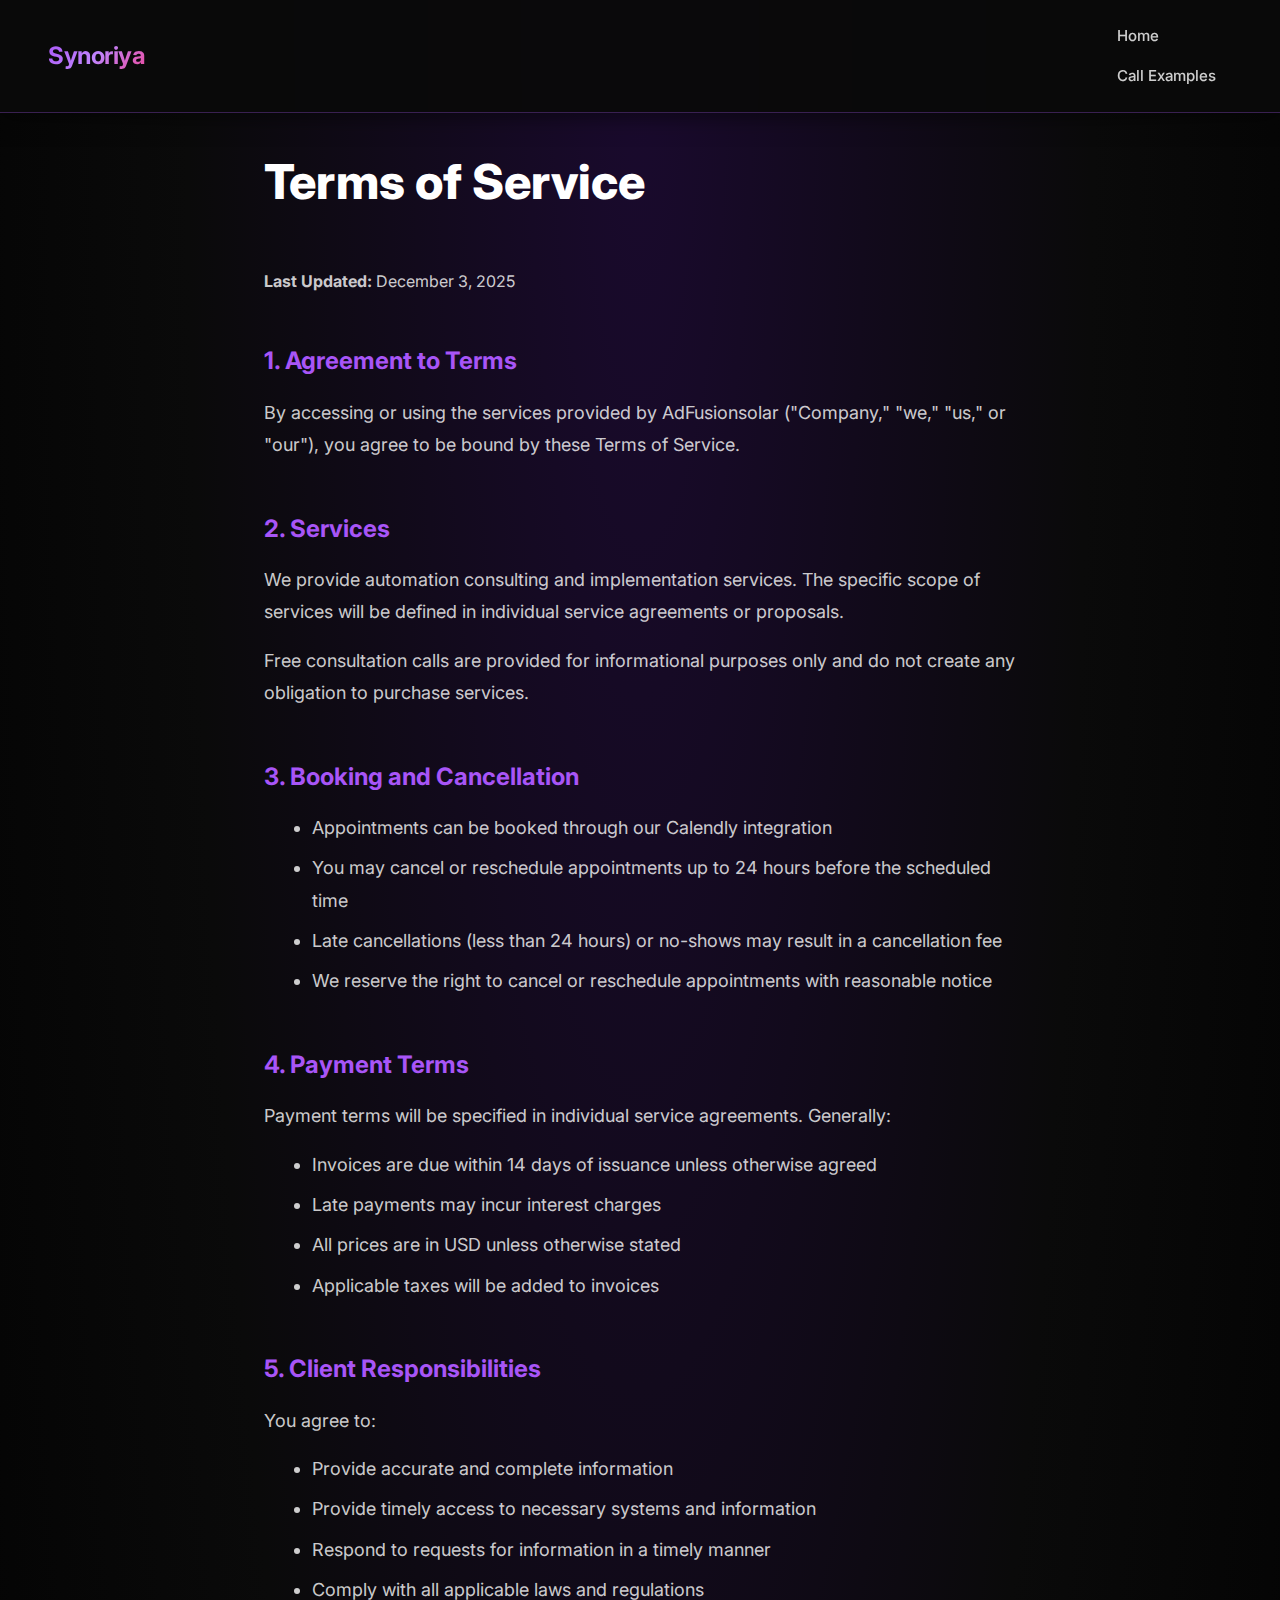
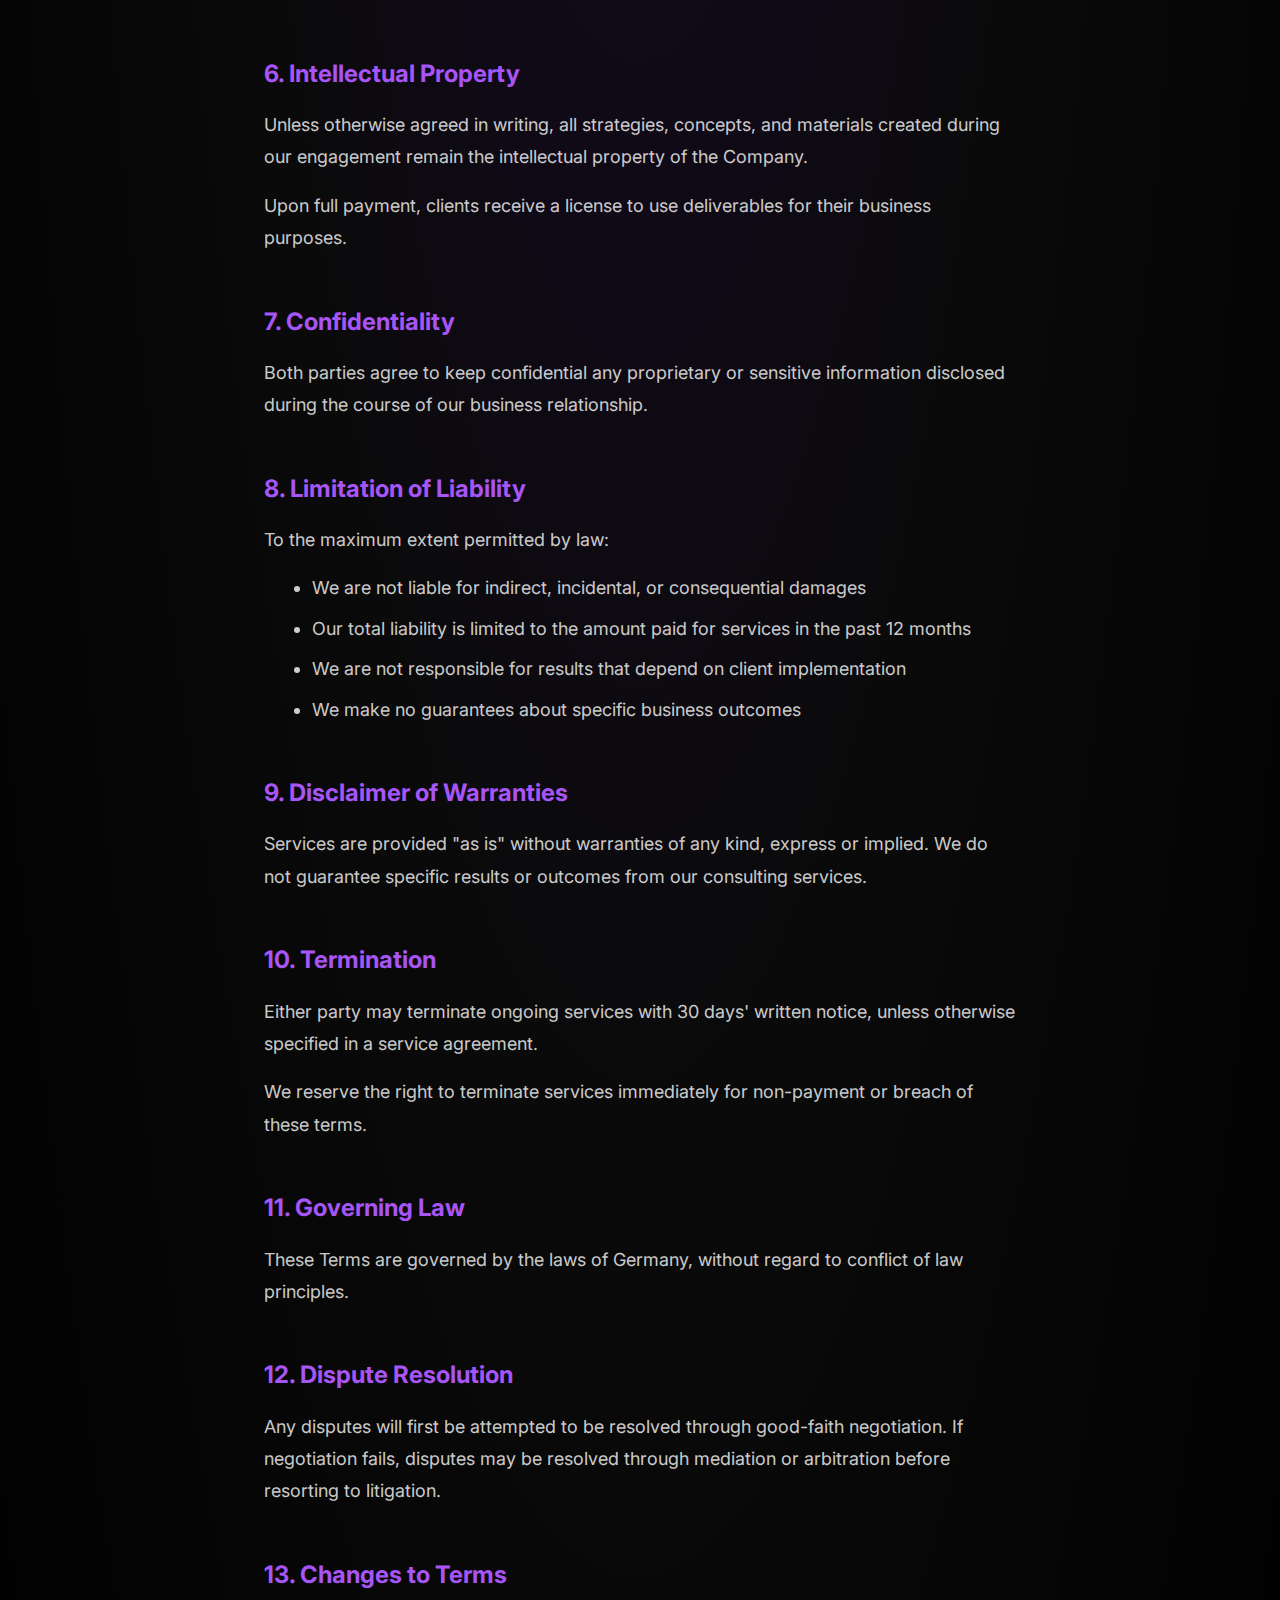
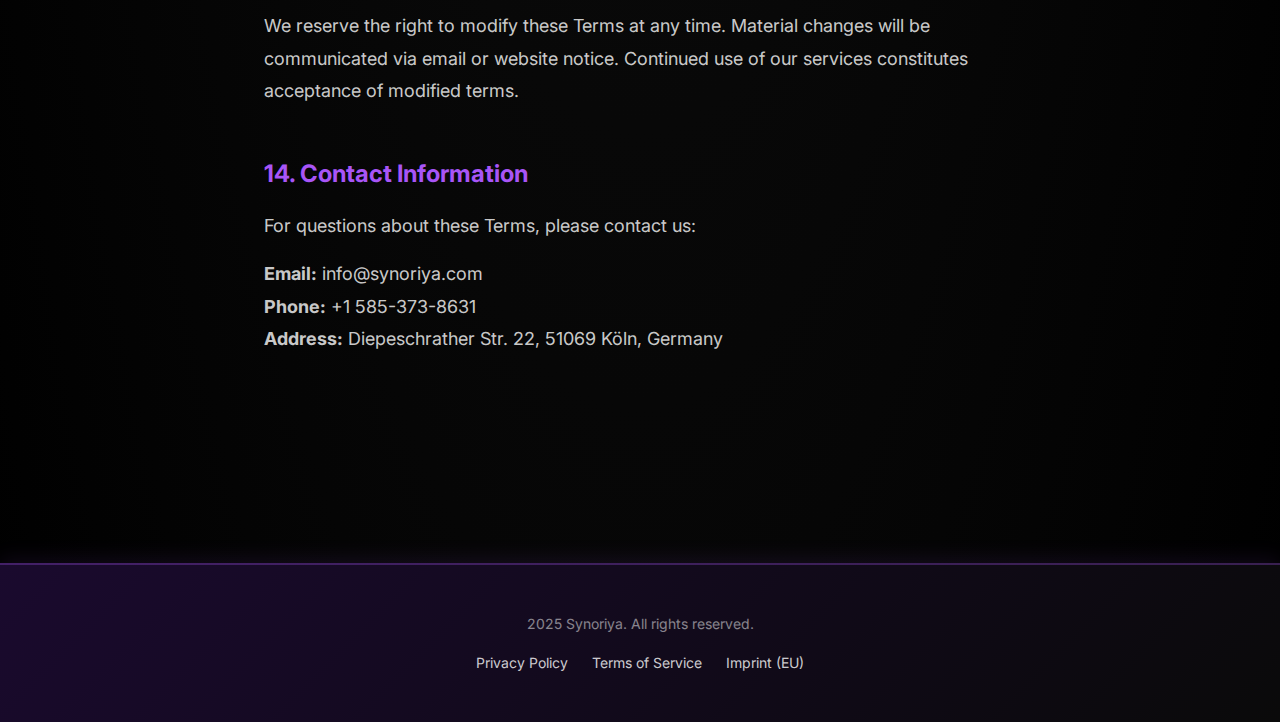
<file: terms/index.html>
<!DOCTYPE html>
<html lang="en">

<head>
    <meta charset="UTF-8">
    <meta name="viewport" content="width=device-width, initial-scale=1.0">
    <meta name="description" content="Terms of Service">
    <meta name="robots" content="noindex, nofollow">
    <title>Terms of Service - AdFusionsolar</title>
    <link rel="preconnect" href="https://fonts.googleapis.com">
    <link rel="preconnect" href="https://fonts.gstatic.com" crossorigin>
    <link href="https://fonts.googleapis.com/css2?family=Inter:wght@400;600;700;800&display=swap" rel="stylesheet">
    <link rel="stylesheet" href="../styles.css">
    <style>
        .legal-page {
            max-width: 800px;
            margin: 0 auto;
            padding: var(--space-xl) var(--space-md);
        }

        .legal-title {
            font-size: 48px;
            font-weight: 800;
            margin-bottom: var(--space-lg);
            color: var(--text-primary);
        }

        .legal-section {
            margin-bottom: var(--space-lg);
        }

        .legal-section h2 {
            font-size: 24px;
            font-weight: 700;
            margin-bottom: var(--space-sm);
            color: var(--accent);
        }

        .legal-section p,
        .legal-section ul {
            font-size: var(--font-body);
            color: var(--text-secondary);
            line-height: 1.8;
            margin-bottom: var(--space-sm);
        }

        .legal-section ul {
            list-style: disc;
            padding-left: var(--space-lg);
        }

        .legal-section ul li {
            margin-bottom: var(--space-xs);
        }

        .placeholder {
            background: rgba(180, 255, 57, 0.1);
            border: 1px dashed var(--accent);
            padding: var(--space-xs);
            border-radius: 4px;
            font-style: italic;
        }
    </style>
</head>

<body>
    <!-- Navigation -->
    <nav class="nav">
        <a href="/" class="nav-logo">Synoriya</a>
        <div class="nav-links">
            <a href="/" class="nav-link">Home</a>
            <a href="/call-demos/" class="nav-link">Call Examples</a>
        </div>
    </nav>

    <div class="legal-page">
        <h1 class="legal-title">Terms of Service</h1>

        <p style="color: var(--text-secondary); margin-bottom: var(--space-lg);">
            <strong>Last Updated:</strong> December 3, 2025
        </p>

        <div class="legal-section">
            <h2>1. Agreement to Terms</h2>
            <p>
                By accessing or using the services provided by AdFusionsolar
                ("Company," "we," "us," or "our"), you agree to be bound by these Terms of Service.
            </p>
        </div>

        <div class="legal-section">
            <h2>2. Services</h2>
            <p>
                We provide automation consulting and implementation services. The specific scope
                of services will be defined in individual service agreements or proposals.
            </p>
            <p>
                Free consultation calls are provided for informational purposes only and do not create any obligation
                to purchase services.
            </p>
        </div>

        <div class="legal-section">
            <h2>3. Booking and Cancellation</h2>
            <ul>
                <li>Appointments can be booked through our Calendly integration</li>
                <li>You may cancel or reschedule appointments up to 24 hours before the scheduled time</li>
                <li>Late cancellations (less than 24 hours) or no-shows may result in a cancellation fee</li>
                <li>We reserve the right to cancel or reschedule appointments with reasonable notice</li>
            </ul>
        </div>

        <div class="legal-section">
            <h2>4. Payment Terms</h2>
            <p>
                Payment terms will be specified in individual service agreements. Generally:
            </p>
            <ul>
                <li>Invoices are due within 14 days of issuance unless otherwise agreed</li>
                <li>Late payments may incur interest charges</li>
                <li>All prices are in USD unless otherwise stated</li>
                <li>Applicable taxes will be added to invoices</li>
            </ul>
        </div>

        <div class="legal-section">
            <h2>5. Client Responsibilities</h2>
            <p>You agree to:</p>
            <ul>
                <li>Provide accurate and complete information</li>
                <li>Provide timely access to necessary systems and information</li>
                <li>Respond to requests for information in a timely manner</li>
                <li>Comply with all applicable laws and regulations</li>
            </ul>
        </div>

        <div class="legal-section">
            <h2>6. Intellectual Property</h2>
            <p>
                Unless otherwise agreed in writing, all strategies, concepts, and materials created during our
                engagement remain the intellectual property of the Company.
            </p>
            <p>
                Upon full payment, clients receive a license to use deliverables for their business purposes.
            </p>
        </div>

        <div class="legal-section">
            <h2>7. Confidentiality</h2>
            <p>
                Both parties agree to keep confidential any proprietary or sensitive information disclosed during
                the course of our business relationship.
            </p>
        </div>

        <div class="legal-section">
            <h2>8. Limitation of Liability</h2>
            <p>
                To the maximum extent permitted by law:
            </p>
            <ul>
                <li>We are not liable for indirect, incidental, or consequential damages</li>
                <li>Our total liability is limited to the amount paid for services in the past 12 months</li>
                <li>We are not responsible for results that depend on client implementation</li>
                <li>We make no guarantees about specific business outcomes</li>
            </ul>
        </div>

        <div class="legal-section">
            <h2>9. Disclaimer of Warranties</h2>
            <p>
                Services are provided "as is" without warranties of any kind, express or implied. We do not guarantee
                specific results or outcomes from our consulting services.
            </p>
        </div>

        <div class="legal-section">
            <h2>10. Termination</h2>
            <p>
                Either party may terminate ongoing services with 30 days' written notice, unless otherwise specified
                in a service agreement.
            </p>
            <p>
                We reserve the right to terminate services immediately for non-payment or breach of these terms.
            </p>
        </div>

        <div class="legal-section">
            <h2>11. Governing Law</h2>
            <p>
                These Terms are governed by the laws of Germany,
                without regard to conflict of law principles.
            </p>
        </div>

        <div class="legal-section">
            <h2>12. Dispute Resolution</h2>
            <p>
                Any disputes will first be attempted to be resolved through good-faith negotiation. If negotiation
                fails, disputes may be resolved through mediation or arbitration before resorting to litigation.
            </p>
        </div>

        <div class="legal-section">
            <h2>13. Changes to Terms</h2>
            <p>
                We reserve the right to modify these Terms at any time. Material changes will be communicated via
                email or website notice. Continued use of our services constitutes acceptance of modified terms.
            </p>
        </div>

        <div class="legal-section">
            <h2>14. Contact Information</h2>
            <p>For questions about these Terms, please contact us:</p>
            <p>
                <strong>Email:</strong> info@synoriya.com<br>
                <strong>Phone:</strong> +1 585-373-8631<br>
                <strong>Address:</strong> Diepeschrather Str. 22, 51069 Köln, Germany
            </p>
        </div>

    </div>

    <!-- Footer -->
    <footer
        style="background: linear-gradient(135deg, #1a0a2e 0%, #0a0a0a 100%); border-top: 2px solid rgba(168, 85, 247, 0.3); box-shadow: 0 -4px 20px rgba(168, 85, 247, 0.1); padding: var(--space-lg) var(--space-md); margin-top: var(--space-2xl); text-align: center;"
        role="contentinfo">
        <p style="color: var(--text-muted); font-size: var(--font-small); margin-bottom: var(--space-sm);">
            2025 Synoriya. All rights reserved.
        </p>
        <nav aria-label="Legal navigation"
            style="display: flex; gap: var(--space-md); justify-content: center; flex-wrap: wrap;">
            <a href="/privacy/"
                style="color: var(--text-secondary); text-decoration: none; font-size: var(--font-small);">Privacy Policy</a>
            <a href="/terms/"
                style="color: var(--text-secondary); text-decoration: none; font-size: var(--font-small);">Terms of Service</a>
            <a href="/impressum/"
                style="color: var(--text-secondary); text-decoration: none; font-size: var(--font-small);">Imprint (EU)</a>
        </nav>
    </footer>
</body>

</html>
</file>
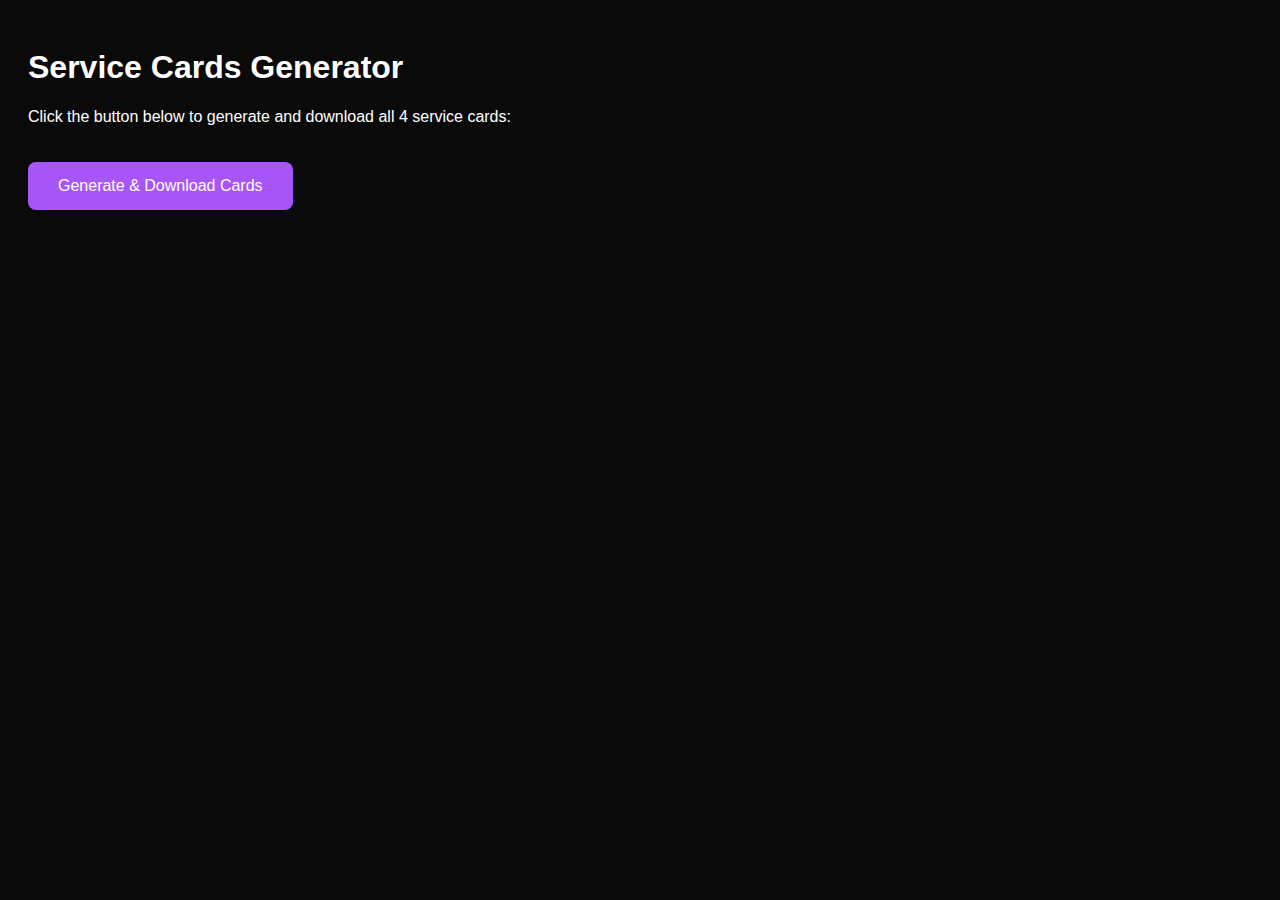
<file: generate-service-cards.html>
<!DOCTYPE html>
<html lang="en">

<head>
    <meta charset="UTF-8">
    <meta name="viewport" content="width=device-width, initial-scale=1.0">
    <title>Generate Service Cards</title>
    <style>
        body {
            background: #0a0a0a;
            color: white;
            font-family: 'Inter', sans-serif;
            padding: 20px;
        }

        canvas {
            margin: 10px;
            border: 1px solid #a855f7;
        }

        button {
            background: #a855f7;
            color: white;
            border: none;
            padding: 15px 30px;
            font-size: 16px;
            border-radius: 8px;
            cursor: pointer;
            margin: 20px 0;
        }

        button:hover {
            background: #9333ea;
        }
    </style>
</head>

<body>
    <h1>Service Cards Generator</h1>
    <p>Click the button below to generate and download all 4 service cards:</p>
    <button onclick="generateAllCards()">Generate & Download Cards</button>
    <div id="canvas-container"></div>

    <script>
        const services = [
            ["CRM Automation", "Lead Routing", "AI Email Replies"],
            ["Zapier Workflows", "API Integrations", "Data Sync"],
            ["Auto-Reporting", "Funnel Automation", "Calendar Automation"],
            ["Client Onboarding", "Notion Systems", "Airtable Dashboards"]
        ];

        function createServiceCard(serviceList, index) {
            const canvas = document.createElement('canvas');
            canvas.width = 400;
            canvas.height = 250;
            const ctx = canvas.getContext('2d');

            // Background gradient
            const gradient = ctx.createLinearGradient(0, 0, 400, 250);
            gradient.addColorStop(0, '#1a0a2e');
            gradient.addColorStop(0.5, '#0a0a0a');
            gradient.addColorStop(1, '#000000');
            ctx.fillStyle = gradient;
            ctx.fillRect(0, 0, 400, 250);

            // Purple glow overlay
            const glowGradient = ctx.createRadialGradient(200, 125, 50, 200, 125, 200);
            glowGradient.addColorStop(0, 'rgba(168, 85, 247, 0.2)');
            glowGradient.addColorStop(1, 'rgba(168, 85, 247, 0)');
            ctx.fillStyle = glowGradient;
            ctx.fillRect(0, 0, 400, 250);

            // Border
            ctx.strokeStyle = 'rgba(168, 85, 247, 0.3)';
            ctx.lineWidth = 2;
            ctx.strokeRect(0, 0, 400, 250);

            // Title
            ctx.fillStyle = '#ffffff';
            ctx.font = 'bold 20px Inter, Arial, sans-serif';
            ctx.textAlign = 'center';
            ctx.fillText('Services', 200, 40);

            // Decorative line
            ctx.strokeStyle = '#a855f7';
            ctx.lineWidth = 2;
            ctx.beginPath();
            ctx.moveTo(120, 55);
            ctx.lineTo(280, 55);
            ctx.stroke();

            // Services list
            ctx.font = '18px Inter, Arial, sans-serif';
            ctx.fillStyle = '#ffffff';
            ctx.textAlign = 'left';

            const startY = 90;
            const lineHeight = 35;

            serviceList.forEach((service, i) => {
                // Bullet point
                ctx.fillStyle = '#c084fc';
                ctx.beginPath();
                ctx.arc(50, startY + (i * lineHeight) - 5, 4, 0, Math.PI * 2);
                ctx.fill();

                // Service text
                ctx.fillStyle = '#ffffff';
                ctx.fillText(service, 70, startY + (i * lineHeight));
            });

            return canvas;
        }

        function generateAllCards() {
            const container = document.getElementById('canvas-container');
            container.innerHTML = '';

            services.forEach((serviceList, index) => {
                const canvas = createServiceCard(serviceList, index);
                container.appendChild(canvas);

                // Auto-download
                const link = document.createElement('a');
                link.download = `service_card_${index + 1}.png`;
                link.href = canvas.toDataURL('image/png');
                link.click();
            });

            alert('All 4 service cards have been generated and downloaded!');
        }
    </script>
</body>

</html>
</file>
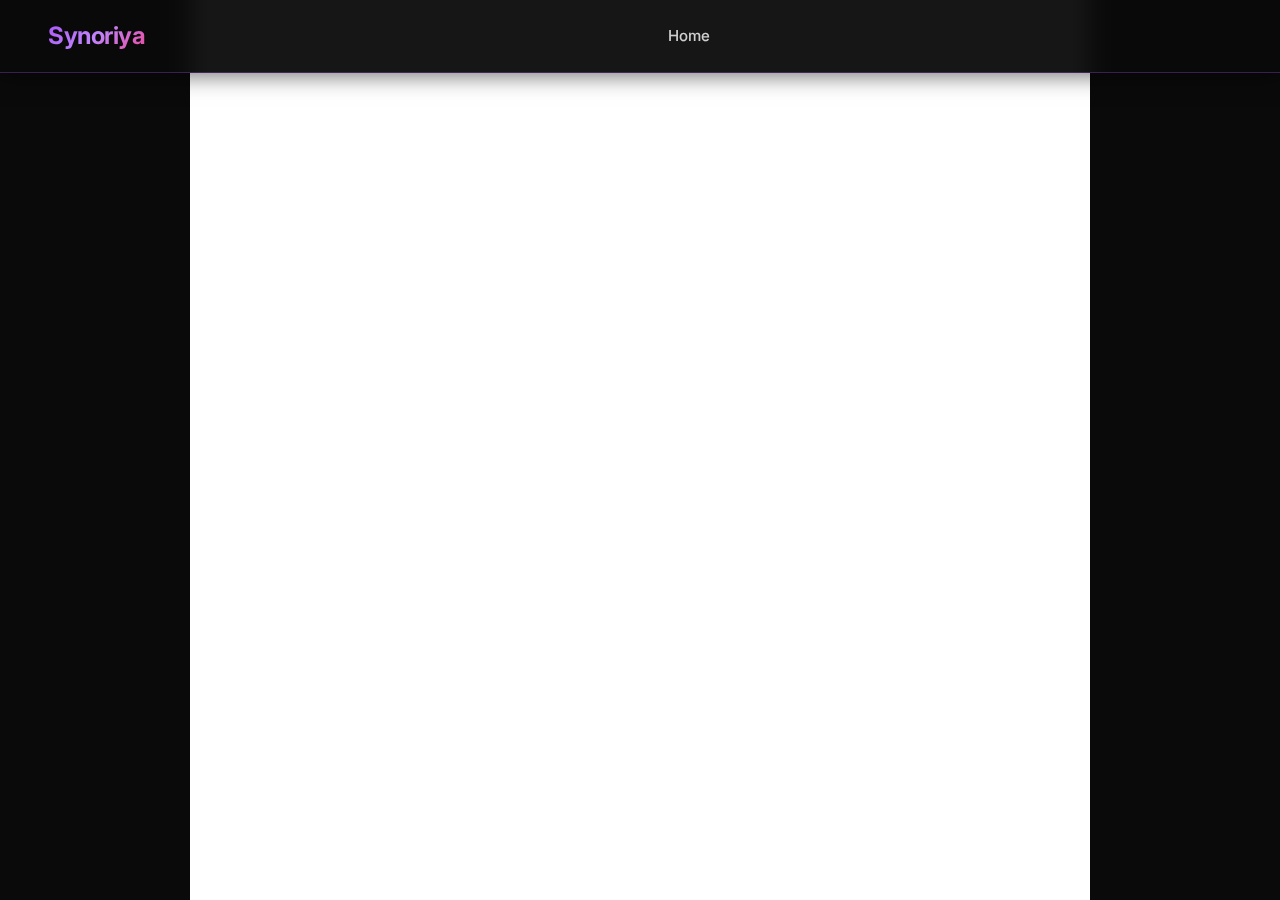
<file: privacy-policy-full.html>
<!DOCTYPE html>
<html lang="en">
<head>
    <meta charset="UTF-8">
    <meta name="viewport" content="width=device-width, initial-scale=1.0">
    <meta name="description" content="Privacy Policy - Synoriya">
    <title>Privacy Policy - Synoriya</title>
    <link rel="icon" type="image/png" href="/favicon.png">
    <link rel="preconnect" href="https://fonts.googleapis.com">
    <link rel="preconnect" href="https://fonts.gstatic.com" crossorigin>
    <link href="https://fonts.googleapis.com/css2?family=Inter:wght@400;600;700;800&display=swap" rel="stylesheet">
    <link rel="stylesheet" href="styles.css">
    <style>
        [data-custom-class='body'], [data-custom-class='body'] * {
            background: transparent !important;
        }
        [data-custom-class='title'], [data-custom-class='title'] * {
            font-family: Arial !important;
            font-size: 26px !important;
            color: #000000 !important;
        }
        [data-custom-class='subtitle'], [data-custom-class='subtitle'] * {
            font-family: Arial !important;
            color: #595959 !important;
            font-size: 14px !important;
        }
        [data-custom-class='heading_1'], [data-custom-class='heading_1'] * {
            font-family: Arial !important;
            font-size: 19px !important;
            color: #000000 !important;
        }
        [data-custom-class='heading_2'], [data-custom-class='heading_2'] * {
            font-family: Arial !important;
            font-size: 17px !important;
            color: #000000 !important;
        }
        [data-custom-class='body_text'], [data-custom-class='body_text'] * {
            color: #595959 !important;
            font-size: 14px !important;
            font-family: Arial !important;
        }
        [data-custom-class='link'], [data-custom-class='link'] * {
            color: #3030F1 !important;
            font-size: 14px !important;
            font-family: Arial !important;
            word-break: break-word !important;
        }
        body {
            background: #0a0a0a;
            margin: 0;
            padding: 0;
        }
        .legal-container {
            max-width: 900px;
            margin: 0 auto;
            padding: 60px 20px;
            background: #ffffff;
            min-height: 100vh;
        }
    </style>
</head>
<body>
    <nav class="nav" role="navigation">
        <a href="/" class="nav-logo">Synoriya</a>
        <div class="nav-center">
            <a href="/" class="nav-link">Home</a>
        </div>
    </nav>

    <div class="legal-container">
        <div data-custom-class="body">
</file>
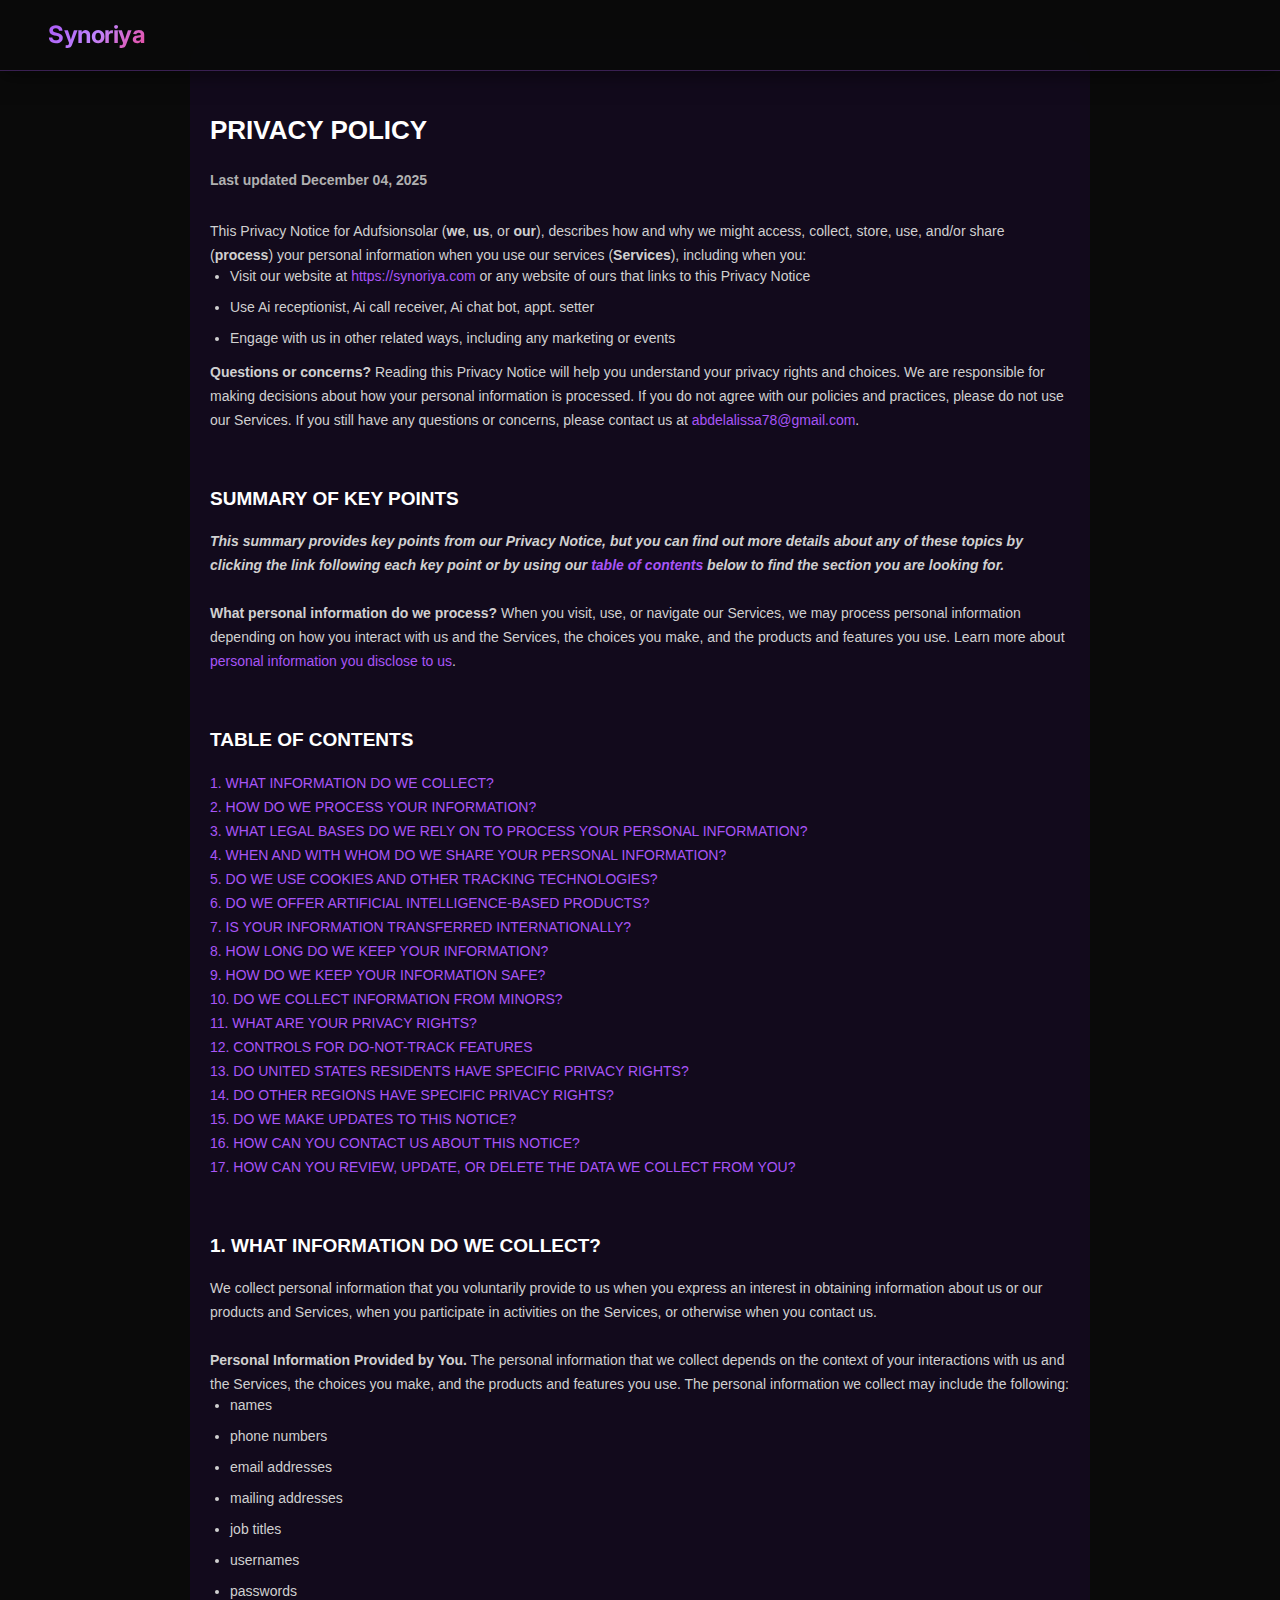
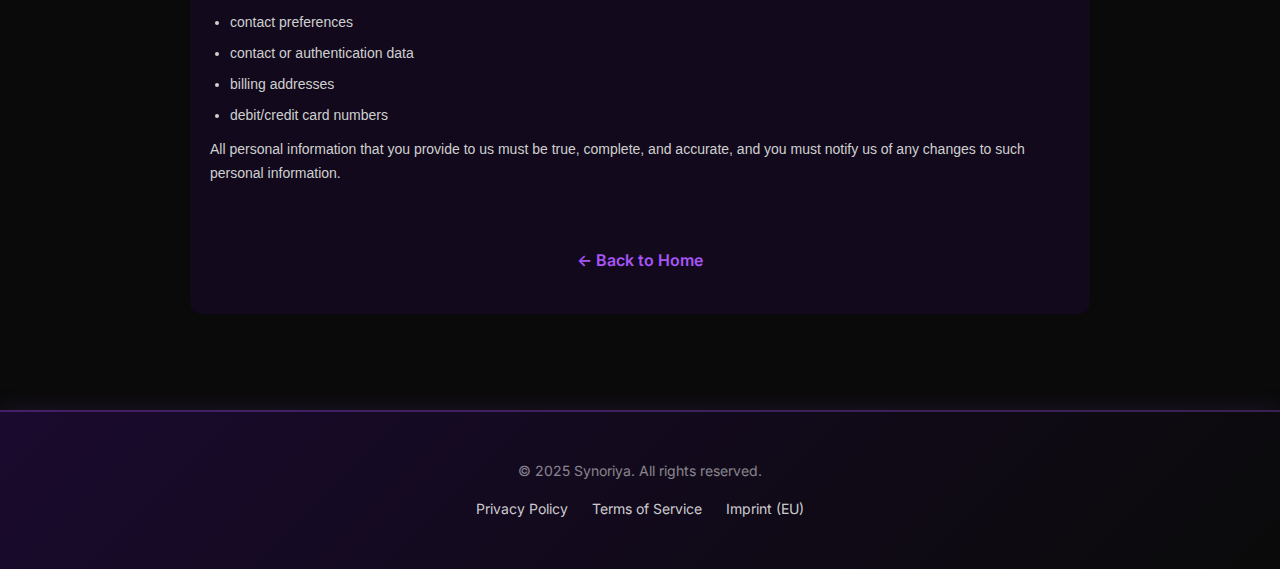
<file: privacy-policy.html>
<!DOCTYPE html>
<html lang="en">

<head>
    <meta charset="UTF-8">
    <meta name="viewport" content="width=device-width, initial-scale=1.0">
    <title>Privacy Policy - Synoriya</title>
    <link rel="icon" type="image/png" href="/favicon.png">
    <link rel="preconnect" href="https://fonts.googleapis.com">
    <link rel="preconnect" href="https://fonts.gstatic.com" crossorigin>
    <link href="https://fonts.googleapis.com/css2?family=Inter:wght@400;600;700;800&display=swap" rel="stylesheet">
    <link rel="stylesheet" href="styles.css">
    <style>
        body {
            font-family: 'Inter', Arial, sans-serif;
            background: #0a0a0a;
            color: #e0e0e0;
            line-height: 1.6;
            margin: 0;
            padding: 0;
        }

        .privacy-container {
            max-width: 900px;
            margin: 0 auto;
            padding: 40px 20px;
            background: rgba(26, 10, 46, 0.5);
            border-radius: 12px;
            margin-top: 40px;
            margin-bottom: 40px;
        }

        [data-custom-class='body'],
        [data-custom-class='body'] * {
            background: transparent !important;
        }

        [data-custom-class='title'],
        [data-custom-class='title'] * {
            font-family: Arial !important;
            font-size: 26px !important;
            color: #ffffff !important;
        }

        [data-custom-class='subtitle'],
        [data-custom-class='subtitle'] * {
            font-family: Arial !important;
            color: #b0b0b0 !important;
            font-size: 14px !important;
        }

        [data-custom-class='heading_1'],
        [data-custom-class='heading_1'] * {
            font-family: Arial !important;
            font-size: 19px !important;
            color: #ffffff !important;
        }

        [data-custom-class='heading_2'],
        [data-custom-class='heading_2'] * {
            font-family: Arial !important;
            font-size: 17px !important;
            color: #ffffff !important;
        }

        [data-custom-class='body_text'],
        [data-custom-class='body_text'] * {
            color: #d0d0d0 !important;
            font-size: 14px !important;
            font-family: Arial !important;
        }

        [data-custom-class='link'],
        [data-custom-class='link'] * {
            color: #a855f7 !important;
            font-size: 14px !important;
            font-family: Arial !important;
            word-break: break-word !important;
        }

        h1,
        h2,
        h3 {
            color: #ffffff;
            margin-top: 30px;
            margin-bottom: 15px;
        }

        a {
            color: #a855f7;
            text-decoration: none;
        }

        a:hover {
            text-decoration: underline;
        }

        ul {
            padding-left: 20px;
        }

        li {
            margin-bottom: 10px;
        }
    </style>
</head>

<body>
    <!-- Navigation -->
    <nav class="nav" role="navigation" aria-label="Main navigation">
        <a href="/" class="nav-logo">Synoriya</a>
    </nav>

    <div class="privacy-container">
        <div data-custom-class="body">
            <div><strong><span style="font-size: 26px;"><span data-custom-class="title">
                            <h1>PRIVACY POLICY</h1>
                        </span></span></strong></div>
            <div><span style="color: rgb(127, 127, 127);"><strong><span style="font-size: 15px;"><span
                                data-custom-class="subtitle">Last updated December 04,
                                2025</span></span></strong></span></div>
            <div><br></div>

            <div style="line-height: 1.5;"><span data-custom-class="body_text">This Privacy Notice for Adufsionsolar
                    (<strong>we</strong>, <strong>us</strong>, or <strong>our</strong>), describes how and why we might
                    access, collect, store, use, and/or share (<strong>process</strong>) your personal information when
                    you use our services (<strong>Services</strong>), including when you:</span></div>

            <ul>
                <li data-custom-class="body_text" style="line-height: 1.5;"><span data-custom-class="body_text">Visit
                        our website at <a target="_blank" data-custom-class="link"
                            href="https://synoriya.com">https://synoriya.com</a> or any website of ours that links to
                        this Privacy Notice</span></li>
                <li data-custom-class="body_text" style="line-height: 1.5;"><span style="font-size: 15px;">Use Ai
                        receptionist, Ai call receiver, Ai chat bot, appt. setter</span></li>
                <li data-custom-class="body_text" style="line-height: 1.5;"><span data-custom-class="body_text">Engage
                        with us in other related ways, including any marketing or events</span></li>
            </ul>

            <div style="line-height: 1.5;"><span data-custom-class="body_text"><strong>Questions or concerns?</strong>
                    Reading this Privacy Notice will help you understand your privacy rights and choices. We are
                    responsible for making decisions about how your personal information is processed. If you do not
                    agree with our policies and practices, please do not use our Services. If you still have any
                    questions or concerns, please contact us at <a target="_blank" data-custom-class="link"
                        href="mailto:abdelalissa78@gmail.com">abdelalissa78@gmail.com</a>.</span></div>

            <div style="line-height: 1.5;"><br></div>

            <div style="line-height: 1.5;"><strong><span style="font-size: 15px;"><span data-custom-class="heading_1">
                            <h2>SUMMARY OF KEY POINTS</h2>
                        </span></span></strong></div>

            <div style="line-height: 1.5;"><span data-custom-class="body_text"><strong><em>This summary provides key
                            points from our Privacy Notice, but you can find out more details about any of these topics
                            by clicking the link following each key point or by using our </em></strong></span><a
                    data-custom-class="link" href="#toc"><span data-custom-class="body_text"><strong><em>table of
                                contents</em></strong></span></a><span data-custom-class="body_text"><strong><em> below
                            to find the section you are looking for.</em></strong></span></div>

            <div style="line-height: 1.5;"><br></div>

            <div style="line-height: 1.5;"><span data-custom-class="body_text"><strong>What personal information do we
                        process?</strong> When you visit, use, or navigate our Services, we may process personal
                    information depending on how you interact with us and the Services, the choices you make, and the
                    products and features you use. Learn more about </span><a data-custom-class="link"
                    href="#personalinfo"><span data-custom-class="body_text">personal information you disclose to
                        us</span></a><span data-custom-class="body_text">.</span></div>

            <div style="line-height: 1.5;"><br></div>

            <div id="toc" style="line-height: 1.5;"><span style="color: rgb(0, 0, 0);"><strong><span
                            data-custom-class="heading_1">
                            <h2>TABLE OF CONTENTS</h2>
                        </span></strong></span></div>

            <div style="line-height: 1.5;"><a data-custom-class="link" href="#infocollect"><span
                        style="color: rgb(0, 58, 250);">1. WHAT INFORMATION DO WE COLLECT?</span></a></div>
            <div style="line-height: 1.5;"><a data-custom-class="link" href="#infouse"><span
                        style="color: rgb(0, 58, 250);">2. HOW DO WE PROCESS YOUR INFORMATION?</span></a></div>
            <div style="line-height: 1.5;"><a data-custom-class="link" href="#legalbases"><span
                        style="color: rgb(0, 58, 250);">3. WHAT LEGAL BASES DO WE RELY ON TO PROCESS YOUR PERSONAL
                        INFORMATION?</span></a></div>
            <div style="line-height: 1.5;"><a data-custom-class="link" href="#whoshare"><span
                        style="color: rgb(0, 58, 250);">4. WHEN AND WITH WHOM DO WE SHARE YOUR PERSONAL
                        INFORMATION?</span></a></div>
            <div style="line-height: 1.5;"><a data-custom-class="link" href="#cookies"><span
                        style="color: rgb(0, 58, 250);">5. DO WE USE COOKIES AND OTHER TRACKING TECHNOLOGIES?</span></a>
            </div>
            <div style="line-height: 1.5;"><a data-custom-class="link" href="#ai"><span
                        style="color: rgb(0, 58, 250);">6. DO WE OFFER ARTIFICIAL INTELLIGENCE-BASED
                        PRODUCTS?</span></a></div>
            <div style="line-height: 1.5;"><a data-custom-class="link" href="#intltransfers"><span
                        style="color: rgb(0, 58, 250);">7. IS YOUR INFORMATION TRANSFERRED INTERNATIONALLY?</span></a>
            </div>
            <div style="line-height: 1.5;"><a data-custom-class="link" href="#inforetain"><span
                        style="color: rgb(0, 58, 250);">8. HOW LONG DO WE KEEP YOUR INFORMATION?</span></a></div>
            <div style="line-height: 1.5;"><a data-custom-class="link" href="#infosafe"><span
                        style="color: rgb(0, 58, 250);">9. HOW DO WE KEEP YOUR INFORMATION SAFE?</span></a></div>
            <div style="line-height: 1.5;"><a data-custom-class="link" href="#infominors"><span
                        style="color: rgb(0, 58, 250);">10. DO WE COLLECT INFORMATION FROM MINORS?</span></a></div>
            <div style="line-height: 1.5;"><a data-custom-class="link" href="#privacyrights"><span
                        style="color: rgb(0, 58, 250);">11. WHAT ARE YOUR PRIVACY RIGHTS?</span></a></div>
            <div style="line-height: 1.5;"><a data-custom-class="link" href="#DNT"><span
                        style="color: rgb(0, 58, 250);">12. CONTROLS FOR DO-NOT-TRACK FEATURES</span></a></div>
            <div style="line-height: 1.5;"><a data-custom-class="link" href="#uslaws"><span
                        style="color: rgb(0, 58, 250);">13. DO UNITED STATES RESIDENTS HAVE SPECIFIC PRIVACY
                        RIGHTS?</span></a></div>
            <div style="line-height: 1.5;"><a data-custom-class="link" href="#otherlaws"><span
                        style="color: rgb(0, 58, 250);">14. DO OTHER REGIONS HAVE SPECIFIC PRIVACY RIGHTS?</span></a>
            </div>
            <div style="line-height: 1.5;"><a data-custom-class="link" href="#policyupdates"><span
                        style="color: rgb(0, 58, 250);">15. DO WE MAKE UPDATES TO THIS NOTICE?</span></a></div>
            <div style="line-height: 1.5;"><a data-custom-class="link" href="#contact"><span
                        style="color: rgb(0, 58, 250);">16. HOW CAN YOU CONTACT US ABOUT THIS NOTICE?</span></a></div>
            <div style="line-height: 1.5;"><a data-custom-class="link" href="#request"><span
                        style="color: rgb(0, 58, 250);">17. HOW CAN YOU REVIEW, UPDATE, OR DELETE THE DATA WE COLLECT
                        FROM YOU?</span></a></div>

            <div style="line-height: 1.5;"><br></div>

            <div id="infocollect" style="line-height: 1.5;"><span id="control"
                    style="color: rgb(0, 0, 0);"><strong><span data-custom-class="heading_1">
                            <h2>1. WHAT INFORMATION DO WE COLLECT?</h2>
                        </span></strong></span></div>

            <div style="line-height: 1.5;"><span data-custom-class="body_text">We collect personal information that you
                    voluntarily provide to us when you express an interest in obtaining information about us or our
                    products and Services, when you participate in activities on the Services, or otherwise when you
                    contact us.</span></div>

            <div style="line-height: 1.5;"><br></div>

            <div style="line-height: 1.5;"><span data-custom-class="body_text"><strong>Personal Information Provided by
                        You.</strong> The personal information that we collect depends on the context of your
                    interactions with us and the Services, the choices you make, and the products and features you use.
                    The personal information we collect may include the following:</span></div>

            <ul>
                <li data-custom-class="body_text" style="line-height: 1.5;"><span
                        data-custom-class="body_text">names</span></li>
                <li data-custom-class="body_text" style="line-height: 1.5;"><span data-custom-class="body_text">phone
                        numbers</span></li>
                <li data-custom-class="body_text" style="line-height: 1.5;"><span data-custom-class="body_text">email
                        addresses</span></li>
                <li data-custom-class="body_text" style="line-height: 1.5;"><span data-custom-class="body_text">mailing
                        addresses</span></li>
                <li data-custom-class="body_text" style="line-height: 1.5;"><span data-custom-class="body_text">job
                        titles</span></li>
                <li data-custom-class="body_text" style="line-height: 1.5;"><span
                        data-custom-class="body_text">usernames</span></li>
                <li data-custom-class="body_text" style="line-height: 1.5;"><span
                        data-custom-class="body_text">passwords</span></li>
                <li data-custom-class="body_text" style="line-height: 1.5;"><span data-custom-class="body_text">contact
                        preferences</span></li>
                <li data-custom-class="body_text" style="line-height: 1.5;"><span data-custom-class="body_text">contact
                        or authentication data</span></li>
                <li data-custom-class="body_text" style="line-height: 1.5;"><span data-custom-class="body_text">billing
                        addresses</span></li>
                <li data-custom-class="body_text" style="line-height: 1.5;"><span
                        data-custom-class="body_text">debit/credit card numbers</span></li>
            </ul>

            <div style="line-height: 1.5;"><span data-custom-class="body_text">All personal information that you provide
                    to us must be true, complete, and accurate, and you must notify us of any changes to such personal
                    information.</span></div>

            <div style="line-height: 1.5;"><br></div>

            <p style="text-align: center; margin-top: 40px;"><a href="/" style="color: #a855f7; font-weight: 600;">←
                    Back to Home</a></p>
        </div>
    </div>

    <!-- Footer -->
    <footer
        style="background: linear-gradient(135deg, #1a0a2e 0%, #0a0a0a 100%); border-top: 2px solid rgba(168, 85, 247, 0.3); box-shadow: 0 -4px 20px rgba(168, 85, 247, 0.1); padding: var(--space-lg) var(--space-md); margin-top: var(--space-2xl); text-align: center;"
        role="contentinfo">
        <p style="color: var(--text-muted); font-size: var(--font-small); margin-bottom: var(--space-sm);">
            © 2025 Synoriya. All rights reserved.
        </p>
        <nav aria-label="Legal navigation"
            style="display: flex; gap: var(--space-md); justify-content: center; flex-wrap: wrap;">
            <a href="/privacy-policy.html"
                style="color: var(--text-secondary); text-decoration: none; font-size: var(--font-small);">Privacy
                Policy</a>
            <a href="/terms/"
                style="color: var(--text-secondary); text-decoration: none; font-size: var(--font-small);">Terms of
                Service</a>
            <a href="/impressum/"
                style="color: var(--text-secondary); text-decoration: none; font-size: var(--font-small);">Imprint
                (EU)</a>
        </nav>
    </footer>
</body>

</html>
</file>
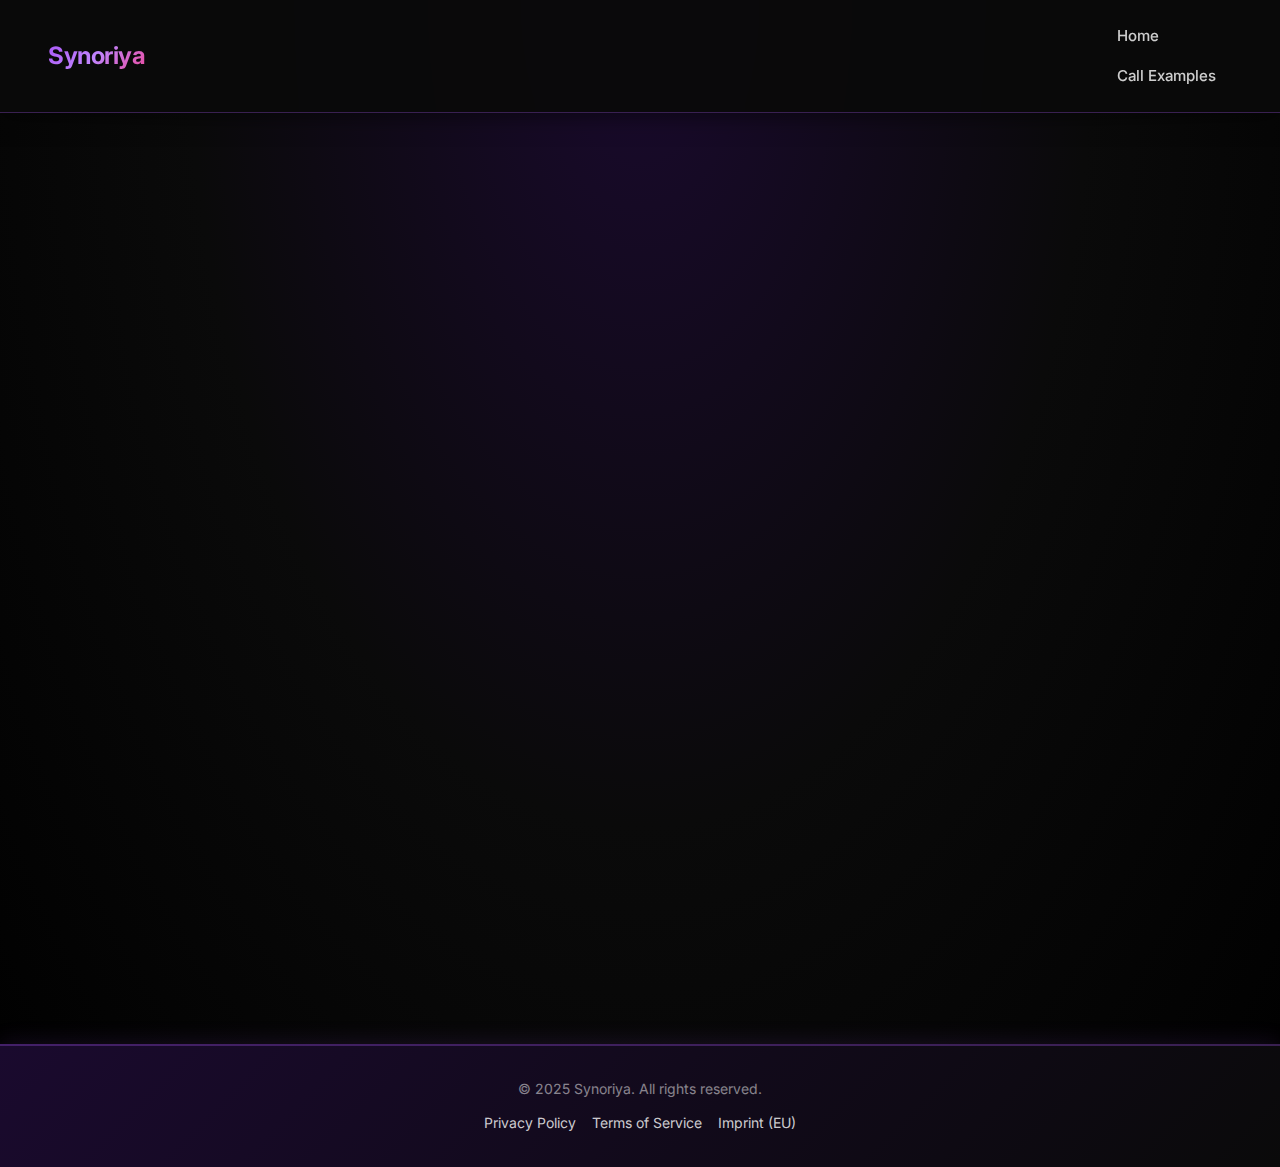
<file: quiz.html>
<!DOCTYPE html>
<html lang="en">

<head>
    <meta charset="UTF-8">
    <meta name="viewport" content="width=device-width, initial-scale=1.0">
    <title>Synoriya - Start Your Quiz</title>

    <!-- SEO Meta Tags -->
    <link rel="canonical" href="https://yourwebsite.com/quiz">
    <meta property="og:title" content="Synoriya - Start Your Quiz">
    <meta property="og:description" content="Take our quiz to see how Synoriya can transform your business">
    <meta property="og:type" content="website">
    <meta property="og:url" content="https://yourwebsite.com/quiz">
    <meta property="og:image" content="https://yourwebsite.com/og-image.png">

    <!-- Favicon -->
    <link rel="icon" type="image/png" href="/favicon.png">

    <!-- Fonts -->
    <link rel="preconnect" href="https://fonts.googleapis.com">
    <link rel="preconnect" href="https://fonts.gstatic.com" crossorigin>
    <link href="https://fonts.googleapis.com/css2?family=Inter:wght@400;600;700;800&display=swap" rel="stylesheet">

    <!-- Stylesheets -->
    <link rel="stylesheet" href="styles.css">
    <link rel="stylesheet" href="cookie-consent.css">
</head>

<body>
    <!-- Navigation -->
    <nav class="nav" role="navigation" aria-label="Main navigation">
        <a href="/" class="nav-logo">Synoriya</a>
        <div class="nav-links">
            <a href="/" class="nav-link">Home</a>
            <a href="/call-demos/" class="nav-link">Call Examples</a>
        </div>
    </nav>

    <main id="main-content" role="main">
        <!-- Quiz Screen -->
        <div id="quiz-screen" class="screen active">
            <div class="container">
                <!-- Progress Indicator -->
                <div class="progress-indicator" role="progressbar" aria-label="Quiz progress" aria-valuenow="0"
                    aria-valuemin="0" aria-valuemax="5">
                    <div class="progress-dot active" data-step="0"></div>
                    <div class="progress-dot" data-step="1"></div>
                    <div class="progress-dot" data-step="2"></div>
                    <div class="progress-dot" data-step="3"></div>
                    <div class="progress-dot" data-step="4"></div>
                </div>

                <!-- Quiz Content -->
                <div class="quiz-content">
                    <h2 class="quiz-intro">Let's create a personalized automation strategy for YOUR business!</h2>
                    <div id="question-container" role="region" aria-live="polite" aria-atomic="true">
                        <!-- Questions will be dynamically inserted here -->
                    </div>
                </div>
            </div>
        </div>

        <!-- Booking Screen -->
        <div id="booking-screen" class="screen">
            <div class="container">
                <div class="booking-content">
                    <div class="success-icon">🚀</div>
                    <h2 class="booking-headline">Perfect! Let's Get You Automated</h2>
                    <p class="booking-subheadline">Based on your answers, I can show you exactly how to <span
                            class="highlight" id="personalized-benefit">transform your business</span> with Synoriya
                        automation.
                    </p>

                    <div class="booking-benefits">
                        <div class="benefit-item">
                            <span class="check-icon">✓</span>
                            <span>30-minute personalized demo</span>
                        </div>
                        <div class="benefit-item">
                            <span class="check-icon">✓</span>
                            <span>Custom automation strategy for your business</span>
                        </div>
                        <div class="benefit-item">
                            <span class="check-icon">✓</span>
                            <span>See real examples & results</span>
                        </div>
                        <div class="benefit-item">
                            <span class="check-icon">✓</span>
                            <span>No commitment required</span>
                        </div>
                    </div>

                    <div class="booking-cta">
                        <p class="booking-prompt">Book your free Zoom call now:</p>
                        <!-- Calendly inline widget begin -->
                        <div id="booking-embed">
                            <div class="calendly-inline-widget" data-url="https://calendly.com/abdelalissa78/30min"
                                style="min-width:320px;height:700px;">
                            </div>
                            <script type="text/javascript" src="https://assets.calendly.com/assets/external/widget.js"
                                async>
                                </script>
                        </div>
                        <!-- Calendly inline widget end -->
                    </div>

                    <p class="booking-footer">We respect your time. No sales pitch, just value.</p>
                </div>
            </div>
        </div>
    </main>

    <!-- Footer -->
    <footer
        style="background: linear-gradient(135deg, #1a0a2e 0%, #0a0a0a 100%); border-top: 2px solid rgba(168, 85, 247, 0.3); box-shadow: 0 -4px 20px rgba(168, 85, 247, 0.1); padding: 2rem 1.5rem; margin-top: 4rem; text-align: center;">
        <p style="color: var(--text-muted); font-size: 0.875rem; margin-bottom: 0.75rem;">
            © 2025 Synoriya. All rights reserved.
        </p>
        <nav aria-label="Legal navigation" style="display: flex; gap: 1rem; justify-content: center; flex-wrap: wrap;">
            <a href="/privacy/"
                style="color: var(--text-secondary); text-decoration: none; font-size: 0.875rem;">Privacy Policy</a>
            <a href="/terms/" style="color: var(--text-secondary); text-decoration: none; font-size: 0.875rem;">Terms of
                Service</a>
            <a href="/impressum/"
                style="color: var(--text-secondary); text-decoration: none; font-size: 0.875rem;">Imprint (EU)</a>
        </nav>
    </footer>

    <!-- Scripts -->
    <script>
        // ============================================
        // QUIZ APP STATE MANAGEMENT
        // ============================================

        const appState = {
            currentPage: 'quiz',
            currentQuestion: 0,
            answers: {},
            quizData: [
                {
                    id: 'business-type',
                    question: 'First, what type of business do you run?',
                    options: [
                        { value: 'ecommerce', label: 'E-commerce / Online Store' },
                        { value: 'service', label: 'Service-Based Business' },
                        { value: 'coaching', label: 'Coaching / Consulting' },
                        { value: 'agency', label: 'Marketing / Creative Agency' },
                        { value: 'other', label: 'Other' }
                    ]
                },
                {
                    id: 'lead-volume',
                    question: 'How many leads do you generate per month?',
                    options: [
                        { value: 'low', label: 'Less than 50 leads' },
                        { value: 'medium', label: '50-200 leads' },
                        { value: 'high', label: '200-500 leads' },
                        { value: 'very-high', label: '500+ leads' }
                    ]
                },
                {
                    id: 'challenge',
                    question: 'What\'s your biggest challenge right now?',
                    options: [
                        { value: 'lead-gen', label: 'Generating enough leads' },
                        { value: 'follow-up', label: 'Following up with leads consistently' },
                        { value: 'conversion', label: 'Converting leads into customers' },
                        { value: 'time', label: 'Not enough time for everything' }
                    ]
                },
                {
                    id: 'crm-usage',
                    question: 'Do you currently use a CRM?',
                    options: [
                        { value: 'none', label: 'No CRM - I use spreadsheets or notes' },
                        { value: 'basic', label: 'Yes, a basic CRM' },
                        { value: 'advanced', label: 'Yes, an advanced CRM (like Synoriya)' },
                        { value: 'switching', label: 'Looking to switch CRMs' }
                    ]
                },
                {
                    id: 'revenue-goal',
                    question: 'What\'s your monthly revenue goal?',
                    options: [
                        { value: 'starter', label: 'Under $10K/month' },
                        { value: 'growing', label: '$10K - $50K/month' },
                        { value: 'scaling', label: '$50K - $100K/month' },
                        { value: 'enterprise', label: '$100K+/month' }
                    ]
                }
            ]
        };

        // ============================================
        // DOM ELEMENTS
        // ============================================

        const elements = {
            questionContainer: document.getElementById('question-container'),
            progressDots: document.querySelectorAll('.progress-dot'),
            personalizedBenefit: document.getElementById('personalized-benefit')
        };

        // ============================================
        // INITIALIZATION
        // ============================================

        document.addEventListener('DOMContentLoaded', () => {
            console.log('Synoriya Quiz Page loaded! 🚀');

            // Initialize the quiz
            renderQuestion(0);
            updateProgress(0);
            addKeyboardSupport();

            // Track the page view
            trackEvent('quiz_page_view');
        });

        // ============================================
        // KEYBOARD NAVIGATION
        // ============================================

        function addKeyboardSupport() {
            document.addEventListener('keydown', (e) => {
                const activeElement = document.activeElement;
                if (activeElement.classList.contains('option-card') && (e.key === 'Enter' || e.key === ' ')) {
                    e.preventDefault();
                    activeElement.click();
                }
            });
        }

        // ============================================
        // ANALYTICS TRACKING (WITH CONSENT CHECK)
        // ============================================

        function trackEvent(eventName, eventParams = {}) {
            // Only track if user has given consent
            if (window.CookieConsent && window.CookieConsent.hasConsent('analytics')) {
                if (typeof gtag === 'function') {
                    gtag('event', eventName, eventParams);
                }
            }
            console.log('Event:', eventName, eventParams);
        }

        // ============================================
        // QUIZ FUNCTIONALITY
        // ============================================

        function renderQuestion(index) {
            const question = appState.quizData[index];

            const questionHTML = `
                <div class="question">
                    <h3 class="question-text">${question.question}</h3>
                    <div class="options">
                        ${question.options.map(option => `
                            <div class="option-card" data-value="${option.value}" tabindex="0" role="button" aria-label="${option.label}">
                                ${option.label}
                            </div>
                        `).join('')}
                    </div>
                </div>
            `;

            elements.questionContainer.innerHTML = questionHTML;

            // Add event listeners to options
            document.querySelectorAll('.option-card').forEach(card => {
                card.addEventListener('click', () => handleOptionClick(card, question.id));
            });
        }

        function handleOptionClick(card, questionId) {
            // Remove selected state from all options
            document.querySelectorAll('.option-card').forEach(opt => {
                opt.classList.remove('selected');
                opt.setAttribute('aria-selected', 'false');
            });

            // Set selected state
            card.classList.add('selected');
            card.setAttribute('aria-selected', 'true');

            // Store the answer
            const value = card.dataset.value;
            appState.answers[questionId] = value;

            // Move to next question or show results
            setTimeout(() => {
                if (appState.currentQuestion < appState.quizData.length - 1) {
                    appState.currentQuestion++;
                    renderQuestion(appState.currentQuestion);
                    updateProgress(appState.currentQuestion);
                } else {
                    showBookingScreen();
                }
            }, 300);
        }

        function updateProgress(index) {
            // Update active dot
            document.querySelectorAll('.progress-dot').forEach((dot, i) => {
                if (i <= index) {
                    dot.classList.add('active');
                } else {
                    dot.classList.remove('active');
                }
            });
        }

        // ============================================
        // BOOKING SCREEN
        // ============================================

        function showBookingScreen() {
            // Hide quiz screen and show booking screen
            document.getElementById('quiz-screen').classList.remove('active');
            document.getElementById('booking-screen').classList.add('active');

            // Personalize the booking screen based on answers
            personalizeBookingScreen();

            // Load Calendly
            loadCalendly();

            // Track completion
            trackEvent('quiz_completed', appState.answers);
        }

        function personalizeBookingScreen() {
            // Add personalization based on answers if needed
            // For example, you can update the #personalized-benefit element
            const benefitText = "transform your business";
            if (elements.personalizedBenefit) {
                elements.personalizedBenefit.textContent = benefitText;
            }
        }

        // ============================================
        // CALENDLY INTEGRATION
        // ============================================

        function loadCalendly() {
            // Check if Calendly is already loaded
            if (window.Calendly) {
                initCalendly();
                return;
            }

            // Load Calendly script
            const script = document.createElement('script');
            script.src = 'https://assets.calendly.com/assets/external/widget.js';
            script.async = true;
            script.onload = initCalendly;
            document.body.appendChild(script);
        }

        function initCalendly() {
            if (typeof Calendly !== 'undefined') {
                Calendly.initInlineWidget({
                    url: 'https://calendly.com/abdelalissa78/30min',
                    parentElement: document.getElementById('booking-embed'),
                    prefill: {},
                    utm: {}
                });
            }
        }
    </script>
</body>

</html>
</file>
<file: styles.css>
/* ============================================
   CSS DESIGN SYSTEM - SYNORIYA LANDING
   Jobescape-inspired dark mode aesthetic
   ============================================ */

/* ===== CSS VARIABLES ===== */
:root {
    /* Colors - Midnight Violet Theme */
    --bg-primary: #0a0a0a;
    --bg-secondary: #121212;
    --bg-tertiary: #1a1a1a;

    /* Violet Accent Palette */
    --violet-primary: #a855f7;
    --violet-light: #c084fc;
    --violet-dark: #7e22ce;
    --violet-glow: #9333ea;

    /* Complementary Accents */
    --accent-cyan: #06b6d4;
    --accent-pink: #ec4899;

    /* Primary accent (violet) */
    --accent: #a855f7;
    --accent-dark: #7e22ce;

    /* Text Colors */
    --text-primary: #ffffff;
    --text-secondary: rgba(255, 255, 255, 0.8);
    --text-muted: rgba(255, 255, 255, 0.5);

    /* UI Elements */
    --border-color: rgba(168, 85, 247, 0.2);
    --card-bg: rgba(168, 85, 247, 0.05);

    /* Spacing */
    --space-xs: 8px;
    --space-sm: 16px;
    --space-md: 24px;
    --space-lg: 48px;
    --space-xl: 64px;
    --space-2xl: 96px;

    /* Typography */
    --font-headline: 64px;
    --font-subheadline: 20px;
    --font-body: 18px;
    --font-small: 14px;

    /* Effects */
    --transition: all 0.3s cubic-bezier(0.4, 0, 0.2, 1);
    --shadow-glow: 0 8px 32px rgba(168, 85, 247, 0.4);
    --shadow-glow-strong: 0 12px 48px rgba(168, 85, 247, 0.6);
    --shadow-card: 0 4px 16px rgba(0, 0, 0, 0.6);
}

/* ===== RESET & BASE ===== */
* {
    margin: 0;
    padding: 0;
    box-sizing: border-box;
}

body {
    font-family: 'Inter', -apple-system, BlinkMacSystemFont, 'Segoe UI', sans-serif;
    background: radial-gradient(ellipse at top, #1a0a2e 0%, #0a0a0a 50%, #000000 100%);
    color: var(--text-primary);
    line-height: 1.6;
    overflow-x: hidden;
    min-height: 100vh;
    padding-top: 80px;
}

/* ===== NAVIGATION - Smith.ai Style ===== */
.nav {
    position: fixed;
    top: 0;
    left: 0;
    right: 0;
    background: rgba(10, 10, 10, 0.95);
    backdrop-filter: blur(12px);
    padding: 16px 48px;
    display: flex;
    justify-content: space-between;
    align-items: center;
    z-index: 1000;
    border-bottom: 1px solid rgba(168, 85, 247, 0.3);
    box-shadow: 0 4px 20px rgba(0, 0, 0, 0.5);
}

.nav-logo {
    font-size: 24px;
    font-weight: 700;
    background: linear-gradient(135deg, #a855f7 0%, #c084fc 50%, #ec4899 100%);
    -webkit-background-clip: text;
    -webkit-text-fill-color: transparent;
    background-clip: text;
    text-decoration: none;
    transition: all 0.2s ease;
    letter-spacing: -0.5px;
    white-space: nowrap;
}

.nav-logo:hover {
    filter: brightness(1.2);
}

.nav-center {
    display: flex;
    gap: 12px;
    align-items: center;
    flex: 1;
    justify-content: center;
    margin: 0 auto;
}

/* Dropdown Navigation */
.nav-dropdown {
    position: relative;
}

.nav-link {
    color: rgba(255, 255, 255, 0.8);
    text-decoration: none;
    font-weight: 500;
    font-size: 15px;
    transition: all 0.2s ease;
    padding: 8px 16px;
    border-radius: 6px;
    background: transparent;
    border: none;
    cursor: pointer;
    display: flex;
    align-items: center;
    gap: 4px;
    font-family: inherit;
    white-space: nowrap;
}

.nav-link:hover {
    color: #ffffff;
    background: rgba(168, 85, 247, 0.15);
}

.dropdown-toggle {
    display: flex;
    align-items: center;
    gap: 4px;
}

.dropdown-icon {
    transition: transform 0.2s ease;
    stroke: currentColor;
}

.nav-dropdown:hover .dropdown-icon {
    transform: rotate(180deg);
}

/* Dropdown Menu */
.dropdown-menu {
    position: absolute;
    top: calc(100% + 8px);
    left: 50%;
    transform: translateX(-50%);
    background: rgba(18, 18, 18, 0.98);
    backdrop-filter: blur(12px);
    border: 1px solid rgba(168, 85, 247, 0.3);
    border-radius: 12px;
    box-shadow: 0 10px 40px rgba(0, 0, 0, 0.6);
    padding: 16px;
    min-width: 240px;
    opacity: 0;
    visibility: hidden;
    transition: all 0.2s ease;
    pointer-events: none;
    z-index: 1001;
}

.nav-dropdown:hover .dropdown-menu {
    opacity: 1;
    visibility: visible;
    pointer-events: all;
}

.dropdown-section {
    display: flex;
    flex-direction: column;
    gap: 4px;
}

.dropdown-columns {
    display: grid;
    grid-template-columns: repeat(2, 1fr);
    gap: 24px;
    min-width: 480px;
}

.dropdown-column {
    display: flex;
    flex-direction: column;
    gap: 4px;
}

.dropdown-column h4 {
    font-size: 12px;
    font-weight: 600;
    color: rgba(168, 85, 247, 0.8);
    text-transform: uppercase;
    letter-spacing: 0.5px;
    margin-bottom: 8px;
}

.dropdown-item {
    color: rgba(255, 255, 255, 0.7);
    text-decoration: none;
    font-size: 14px;
    padding: 8px 12px;
    border-radius: 6px;
    transition: all 0.2s ease;
    display: flex;
    flex-direction: column;
    gap: 2px;
}

.dropdown-item:hover {
    background: rgba(168, 85, 247, 0.15);
    color: #ffffff;
}

.dropdown-item strong {
    font-weight: 600;
    color: rgba(255, 255, 255, 0.95);
}

.dropdown-item span {
    font-size: 12px;
    color: rgba(255, 255, 255, 0.5);
}

/* Right Side Navigation */
.nav-hiring {
    color: #059669 !important;
    font-weight: 600 !important;
}

.nav-cta-button {
    background: #4f46e5;
    color: #ffffff;
    text-decoration: none;
    font-weight: 600;
    font-size: 15px;
    padding: 10px 20px;
    border-radius: 8px;
    transition: all 0.2s ease;
    white-space: nowrap;
}

.nav-cta-button:hover {
    background: #4338ca;
    transform: translateY(-1px);
    box-shadow: 0 4px 12px rgba(79, 70, 229, 0.3);
}

/* Mobile Navigation */
@media (max-width: 1024px) {
    .nav {
        padding: 16px 24px;
    }

    .nav-center {
        display: none;
    }

    .nav-right {
        gap: 16px;
    }
}

@media (max-width: 768px) {
    .nav {
        padding: 12px 16px;
    }

    .nav-logo {
        font-size: 20px;
    }

    .nav-right a:not(.nav-cta-button) {
        display: none;
    }

    .nav-cta-button {
        font-size: 14px;
        padding: 8px 16px;
    }
}

/* ===== LAYOUT ===== */
.screen {
    min-height: 100vh;
    display: none;
    align-items: center;
    justify-content: center;
    padding: var(--space-md);
    opacity: 0;
    transition: opacity 0.4s ease;
}

.screen.active {
    display: flex;
    animation: fadeIn 0.6s ease forwards;
}

@keyframes fadeIn {
    from {
        opacity: 0;
        transform: translateY(20px);
    }

    to {
        opacity: 1;
        transform: translateY(0);
    }
}

.container {
    width: 100%;
    max-width: 800px;
    margin: 0 auto;
}

/* ===== HERO SECTION ===== */
.hero {
    text-align: center;
    margin-bottom: var(--space-2xl);
}

.headline {
    font-size: var(--font-headline);
    font-weight: 800;
    line-height: 1.1;
    margin-bottom: var(--space-md);
    letter-spacing: -0.02em;
}

.headline .highlight {
    background: linear-gradient(135deg, var(--violet-primary) 0%, var(--violet-light) 50%, var(--accent-pink) 100%);
    -webkit-background-clip: text;
    -webkit-text-fill-color: transparent;
    background-clip: text;
    position: relative;
    animation: gradientShift 3s ease infinite;
}

@keyframes gradientShift {

    0%,
    100% {
        filter: hue-rotate(0deg);
    }

    50% {
        filter: hue-rotate(10deg);
    }
}

.subheadline {
    font-size: var(--font-subheadline);
    color: var(--text-secondary);
    margin-bottom: var(--space-lg);
    font-weight: 400;
}

/* ===== BUTTONS ===== */
.cta-button {
    background: linear-gradient(135deg, var(--violet-primary) 0%, var(--violet-glow) 100%);
    color: #ffffff;
    border: none;
    padding: 18px 48px;
    font-size: var(--font-body);
    font-weight: 700;
    border-radius: 12px;
    cursor: pointer;
    transition: var(--transition);
    box-shadow: var(--shadow-glow);
    font-family: inherit;
    position: relative;
    overflow: hidden;
}

.cta-button::before {
    content: '';
    position: absolute;
    top: 0;
    left: -100%;
    width: 100%;
    height: 100%;
    background: linear-gradient(90deg, transparent, rgba(255, 255, 255, 0.3), transparent);
    transition: left 0.6s;
}

.cta-button:hover::before {
    left: 100%;
}

.cta-button:hover {
    transform: translateY(-3px) scale(1.02);
    box-shadow: var(--shadow-glow-strong);
}

.cta-button:active {
    transform: translateY(0);
}

/* ===== SOCIAL PROOF ===== */
.social-proof {
    display: flex;
    flex-direction: column;
    gap: var(--space-lg);
    align-items: center;
}

/* Testimonial Card */
.testimonial-card {
    background: var(--card-bg);
    border: 1px solid var(--border-color);
    border-radius: 16px;
    padding: var(--space-md);
    backdrop-filter: blur(10px);
    width: 100%;
    max-width: 500px;
    box-shadow: 0 8px 32px rgba(168, 85, 247, 0.15);
    transition: var(--transition);
}

.testimonial-card:hover {
    border-color: rgba(168, 85, 247, 0.4);
    box-shadow: 0 12px 40px rgba(168, 85, 247, 0.25);
}

.testimonial-content {
    display: flex;
    flex-direction: column;
    gap: var(--space-sm);
}

.testimonial-author {
    display: flex;
    align-items: center;
    gap: var(--space-sm);
}

.author-avatar {
    width: 48px;
    height: 48px;
    border-radius: 50%;
    background: linear-gradient(135deg, var(--violet-primary) 0%, var(--accent-pink) 100%);
    color: #ffffff;
    display: flex;
    align-items: center;
    justify-content: center;
    font-weight: 700;
    font-size: var(--font-body);
    box-shadow: 0 4px 16px rgba(168, 85, 247, 0.4);
}

.author-info {
    flex: 1;
}

.author-name {
    font-weight: 700;
    font-size: var(--font-body);
    margin-bottom: 2px;
}

.author-title {
    font-size: var(--font-small);
    color: var(--text-muted);
}

.testimonial-quote {
    font-size: var(--font-body);
    color: var(--text-secondary);
    font-style: italic;
}

/* Stat Badges */
.stat-badges {
    display: flex;
    flex-wrap: wrap;
    gap: var(--space-md);
    justify-content: center;
    width: 100%;
}

.badge {
    background: var(--card-bg);
    border: 1px solid var(--border-color);
    border-radius: 12px;
    padding: var(--space-sm) var(--space-md);
    display: flex;
    align-items: center;
    gap: var(--space-sm);
    backdrop-filter: blur(10px);
    min-width: 180px;
    transition: var(--transition);
}

.badge:hover {
    border-color: rgba(168, 85, 247, 0.4);
    transform: translateY(-2px);
    box-shadow: 0 8px 24px rgba(168, 85, 247, 0.2);
}

.badge-icon {
    font-size: 32px;
}

.badge-content {
    flex: 1;
}

.badge-number {
    font-size: 24px;
    font-weight: 700;
    background: linear-gradient(135deg, var(--violet-light) 0%, var(--accent-cyan) 100%);
    -webkit-background-clip: text;
    -webkit-text-fill-color: transparent;
    background-clip: text;
    line-height: 1;
    margin-bottom: 4px;
}

.badge-label {
    font-size: var(--font-small);
    color: var(--text-muted);
    line-height: 1.2;
}

.badge-highlight {
    font-size: var(--font-body);
    font-weight: 700;
    color: var(--text-primary);
    line-height: 1;
    margin-bottom: 4px;
}

.badge.guarantee {
    border-color: rgba(168, 85, 247, 0.4);
    background: rgba(168, 85, 247, 0.08);
    box-shadow: 0 0 20px rgba(168, 85, 247, 0.2);
}

/* ===== QUIZ SECTION ===== */
.progress-indicator {
    display: flex;
    justify-content: center;
    gap: var(--space-sm);
    margin-bottom: var(--space-xl);
}

.progress-dot {
    width: 12px;
    height: 12px;
    border-radius: 50%;
    background: var(--border-color);
    transition: var(--transition);
}

.progress-dot.active {
    background: var(--violet-primary);
    transform: scale(1.3);
    box-shadow: 0 0 20px rgba(168, 85, 247, 0.8);
}

.quiz-content {
    text-align: center;
}

.quiz-intro {
    font-size: 32px;
    font-weight: 700;
    margin-bottom: var(--space-lg);
    line-height: 1.3;
}

#question-container {
    margin-bottom: var(--space-lg);
}

.question {
    animation: fadeIn 0.4s ease;
}

.question-text {
    font-size: 28px;
    font-weight: 700;
    margin-bottom: var(--space-lg);
    color: var(--text-primary);
}

.options {
    display: flex;
    flex-direction: column;
    gap: var(--space-sm);
    max-width: 600px;
    margin: 0 auto;
}

.option-card {
    background: var(--card-bg);
    border: 2px solid var(--border-color);
    border-radius: 12px;
    padding: 20px 32px;
    cursor: pointer;
    transition: var(--transition);
    text-align: center;
    font-size: var(--font-body);
    font-weight: 600;
    backdrop-filter: blur(10px);
}

.option-card:hover {
    border-color: var(--violet-primary);
    transform: translateY(-3px);
    box-shadow: 0 8px 24px rgba(168, 85, 247, 0.3);
    background: rgba(168, 85, 247, 0.1);
}

.option-card.selected {
    background: linear-gradient(135deg, var(--violet-primary) 0%, var(--violet-glow) 100%);
    color: #ffffff;
    border-color: transparent;
    box-shadow: var(--shadow-glow-strong);
}

/* ===== BOOKING SECTION ===== */
.booking-content {
    text-align: center;
    max-width: 700px;
    margin: 0 auto;
}

.success-icon {
    font-size: 64px;
    margin-bottom: var(--space-md);
    animation: bounce 0.6s ease;
}

@keyframes bounce {

    0%,
    100% {
        transform: translateY(0);
    }

    50% {
        transform: translateY(-12px);
    }
}

.booking-headline {
    font-size: 48px;
    font-weight: 800;
    margin-bottom: var(--space-md);
    line-height: 1.2;
}

.booking-subheadline {
    font-size: var(--font-subheadline);
    color: var(--text-secondary);
    margin-bottom: var(--space-lg);
    line-height: 1.6;
}

.booking-benefits {
    background: var(--card-bg);
    border: 1px solid var(--border-color);
    border-radius: 16px;
    padding: var(--space-lg);
    margin-bottom: var(--space-lg);
    text-align: left;
    backdrop-filter: blur(10px);
}

.benefit-item {
    display: flex;
    align-items: center;
    gap: var(--space-sm);
    margin-bottom: var(--space-sm);
    font-size: var(--font-body);
}

.benefit-item:last-child {
    margin-bottom: 0;
}

.check-icon {
    color: var(--violet-light);
    font-weight: 700;
    font-size: 24px;
    text-shadow: 0 0 10px rgba(168, 85, 247, 0.5);
}

.booking-cta {
    margin-bottom: var(--space-md);
}

.booking-prompt {
    font-size: 20px;
    font-weight: 600;
    margin-bottom: var(--space-md);
}

.booking-placeholder {
    background: var(--card-bg);
    border: 2px dashed var(--border-color);
    border-radius: 16px;
    padding: var(--space-xl);
    margin-top: var(--space-md);
}

.placeholder-text {
    font-size: 24px;
    margin-bottom: var(--space-sm);
}

.placeholder-instruction {
    font-size: var(--font-small);
    color: var(--text-muted);
    margin-bottom: var(--space-md);
}

.booking-footer {
    font-size: var(--font-small);
    color: var(--text-muted);
    font-style: italic;
}

/* ===== RESPONSIVE DESIGN ===== */
@media (max-width: 768px) {
    :root {
        --font-headline: 42px;
        --font-subheadline: 18px;
        --font-body: 16px;
        --space-lg: 32px;
        --space-xl: 48px;
        --space-2xl: 64px;
    }

    .headline {
        font-size: 42px;
    }

    .cta-button {
        width: 100%;
        padding: 16px 32px;
    }

    .stat-badges {
        flex-direction: column;
        align-items: stretch;
    }

    .badge {
        min-width: auto;
    }

    .quiz-intro {
        font-size: 24px;
    }

    .question-text {
        font-size: 22px;
    }

    .booking-headline {
        font-size: 36px;
    }

    .option-card {
        padding: 16px 24px;
    }
}

@media (max-width: 480px) {
    .headline {
        font-size: 36px;
    }

    .screen {
        padding: var(--space-sm);
    }

    .quiz-intro {
        font-size: 20px;
    }

    .question-text {
        font-size: 20px;
    }

    .booking-headline {
        font-size: 28px;
    }
}

/* ===== UTILITY CLASSES ===== */
.fade-out {
    animation: fadeOut 0.3s ease forwards;
}

@keyframes fadeOut {
    from {
        opacity: 1;
    }

    to {
        opacity: 0;
    }
}

/* ===== ACCESSIBILITY ===== */
/* Skip Link */
.skip-link:focus {
    left: 0;
    top: 0;
    z-index: 10000;
}

/* Focus Styles */
*:focus-visible {
    outline: 3px solid var(--accent);
    outline-offset: 2px;
}

a:focus-visible,
button:focus-visible,
.option-card:focus-visible {
    outline: 3px solid var(--accent);
    outline-offset: 2px;
}

/* Ensure sufficient color contrast */
@supports (backdrop-filter: blur(10px)) {
    /* Modern browsers with backdrop-filter support */
}

@supports not (backdrop-filter: blur(10px)) {

    /* Fallback for browsers without backdrop-filter */
    .nav,
    .testimonial-card,
    .badge,
    .option-card,
    .booking-benefits {
        background: var(--bg-secondary);
    }
}
</file>
<file: cookie-consent.css>
/* ============================================
   COOKIE CONSENT BANNER
   GDPR/DSGVO Compliant
   ============================================ */

.cookie-consent-banner {
    position: fixed;
    bottom: 0;
    left: 0;
    right: 0;
    background: var(--bg-secondary);
    border-top: 2px solid var(--accent);
    padding: var(--space-lg);
    z-index: 10000;
    box-shadow: 0 -4px 24px rgba(0, 0, 0, 0.5);
    backdrop-filter: blur(10px);
    animation: slideUp 0.4s ease;
}

@keyframes slideUp {
    from {
        transform: translateY(100%);
    }
    to {
        transform: translateY(0);
    }
}

.cookie-consent-banner.hidden {
    display: none;
}

.cookie-consent-content {
    max-width: 1200px;
    margin: 0 auto;
    display: flex;
    flex-direction: column;
    gap: var(--space-md);
}

.cookie-consent-text {
    display: flex;
    flex-direction: column;
    gap: var(--space-xs);
}

.cookie-consent-title {
    font-size: 20px;
    font-weight: 700;
    color: var(--text-primary);
}

.cookie-consent-description {
    font-size: var(--font-small);
    color: var(--text-secondary);
    line-height: 1.6;
}

.cookie-consent-description a {
    color: var(--accent);
    text-decoration: underline;
}

.cookie-consent-description a:hover {
    color: var(--accent-dark);
}

.cookie-consent-buttons {
    display: flex;
    gap: var(--space-sm);
    flex-wrap: wrap;
}

.cookie-btn {
    padding: 12px 24px;
    border-radius: 8px;
    font-size: var(--font-small);
    font-weight: 600;
    cursor: pointer;
    transition: var(--transition);
    border: 2px solid transparent;
    font-family: inherit;
}

.cookie-btn-accept {
    background: var(--accent);
    color: var(--bg-primary);
    border-color: var(--accent);
}

.cookie-btn-accept:hover {
    background: var(--accent-dark);
    transform: translateY(-2px);
}

.cookie-btn-reject {
    background: transparent;
    color: var(--text-primary);
    border-color: var(--border-color);
}

.cookie-btn-reject:hover {
    border-color: var(--text-primary);
    background: rgba(255, 255, 255, 0.05);
}

.cookie-btn-settings {
    background: transparent;
    color: var(--text-secondary);
    border-color: transparent;
    text-decoration: underline;
}

.cookie-btn-settings:hover {
    color: var(--accent);
}

/* Cookie Settings Modal */
.cookie-settings-modal {
    position: fixed;
    top: 0;
    left: 0;
    right: 0;
    bottom: 0;
    background: rgba(0, 0, 0, 0.8);
    display: flex;
    align-items: center;
    justify-content: center;
    z-index: 10001;
    padding: var(--space-md);
}

.cookie-settings-modal.hidden {
    display: none;
}

.cookie-settings-content {
    background: var(--bg-secondary);
    border: 1px solid var(--border-color);
    border-radius: 16px;
    padding: var(--space-lg);
    max-width: 600px;
    width: 100%;
    max-height: 80vh;
    overflow-y: auto;
}

.cookie-settings-header {
    display: flex;
    justify-content: space-between;
    align-items: center;
    margin-bottom: var(--space-md);
}

.cookie-settings-title {
    font-size: 24px;
    font-weight: 700;
    color: var(--text-primary);
}

.cookie-settings-close {
    background: transparent;
    border: none;
    color: var(--text-secondary);
    font-size: 28px;
    cursor: pointer;
    padding: 0;
    width: 32px;
    height: 32px;
    display: flex;
    align-items: center;
    justify-content: center;
    border-radius: 4px;
    transition: var(--transition);
}

.cookie-settings-close:hover {
    background: rgba(255, 255, 255, 0.1);
    color: var(--text-primary);
}

.cookie-category {
    margin-bottom: var(--space-md);
    padding: var(--space-md);
    background: var(--card-bg);
    border: 1px solid var(--border-color);
    border-radius: 12px;
}

.cookie-category-header {
    display: flex;
    justify-content: space-between;
    align-items: center;
    margin-bottom: var(--space-xs);
}

.cookie-category-name {
    font-size: var(--font-body);
    font-weight: 600;
    color: var(--text-primary);
}

.cookie-category-description {
    font-size: var(--font-small);
    color: var(--text-secondary);
    line-height: 1.5;
}

.cookie-toggle {
    position: relative;
    width: 48px;
    height: 24px;
}

.cookie-toggle input {
    opacity: 0;
    width: 0;
    height: 0;
}

.cookie-toggle-slider {
    position: absolute;
    cursor: pointer;
    top: 0;
    left: 0;
    right: 0;
    bottom: 0;
    background: var(--border-color);
    border-radius: 24px;
    transition: var(--transition);
}

.cookie-toggle-slider:before {
    position: absolute;
    content: "";
    height: 18px;
    width: 18px;
    left: 3px;
    bottom: 3px;
    background: white;
    border-radius: 50%;
    transition: var(--transition);
}

.cookie-toggle input:checked + .cookie-toggle-slider {
    background: var(--accent);
}

.cookie-toggle input:checked + .cookie-toggle-slider:before {
    transform: translateX(24px);
}

.cookie-toggle input:disabled + .cookie-toggle-slider {
    opacity: 0.5;
    cursor: not-allowed;
}

.cookie-settings-actions {
    display: flex;
    gap: var(--space-sm);
    margin-top: var(--space-lg);
}

/* Responsive */
@media (max-width: 768px) {
    .cookie-consent-banner {
        padding: var(--space-md);
    }

    .cookie-consent-buttons {
        flex-direction: column;
    }

    .cookie-btn {
        width: 100%;
        text-align: center;
    }

    .cookie-settings-content {
        padding: var(--space-md);
    }
}
</file>
